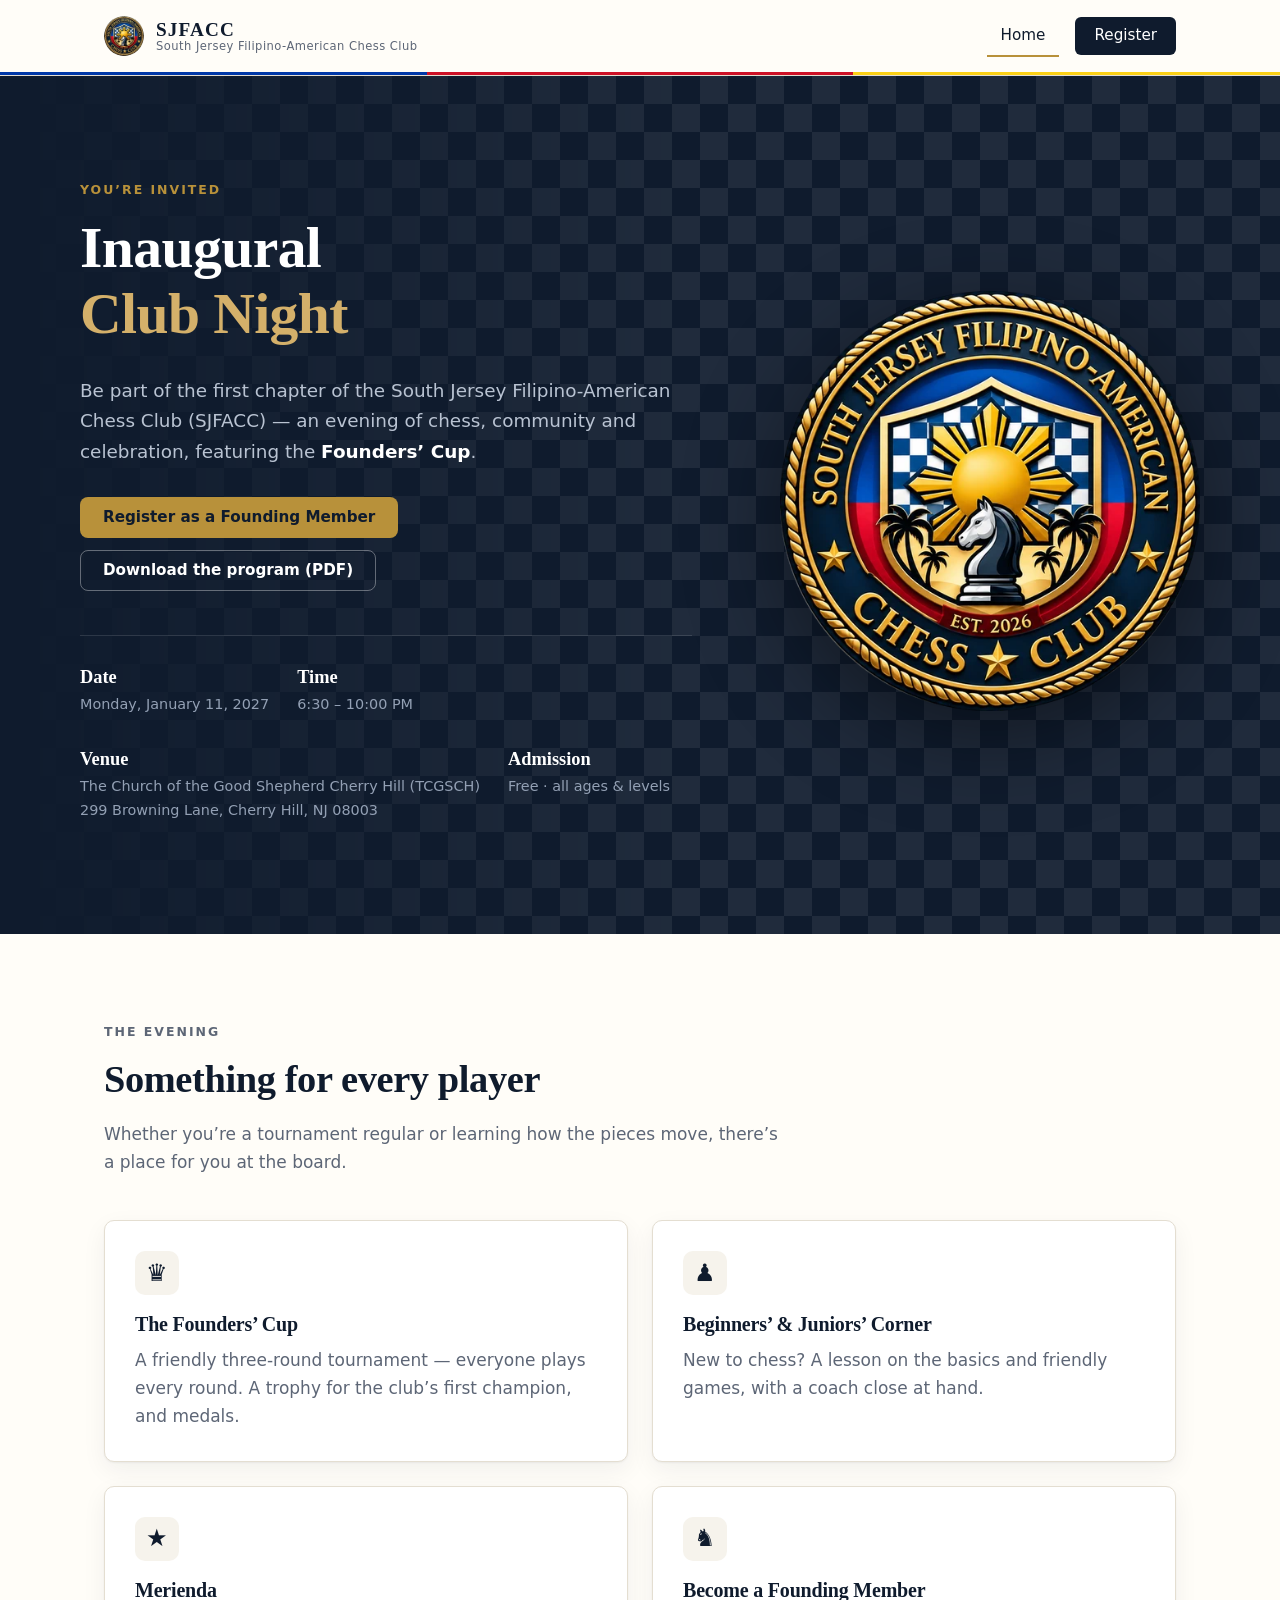
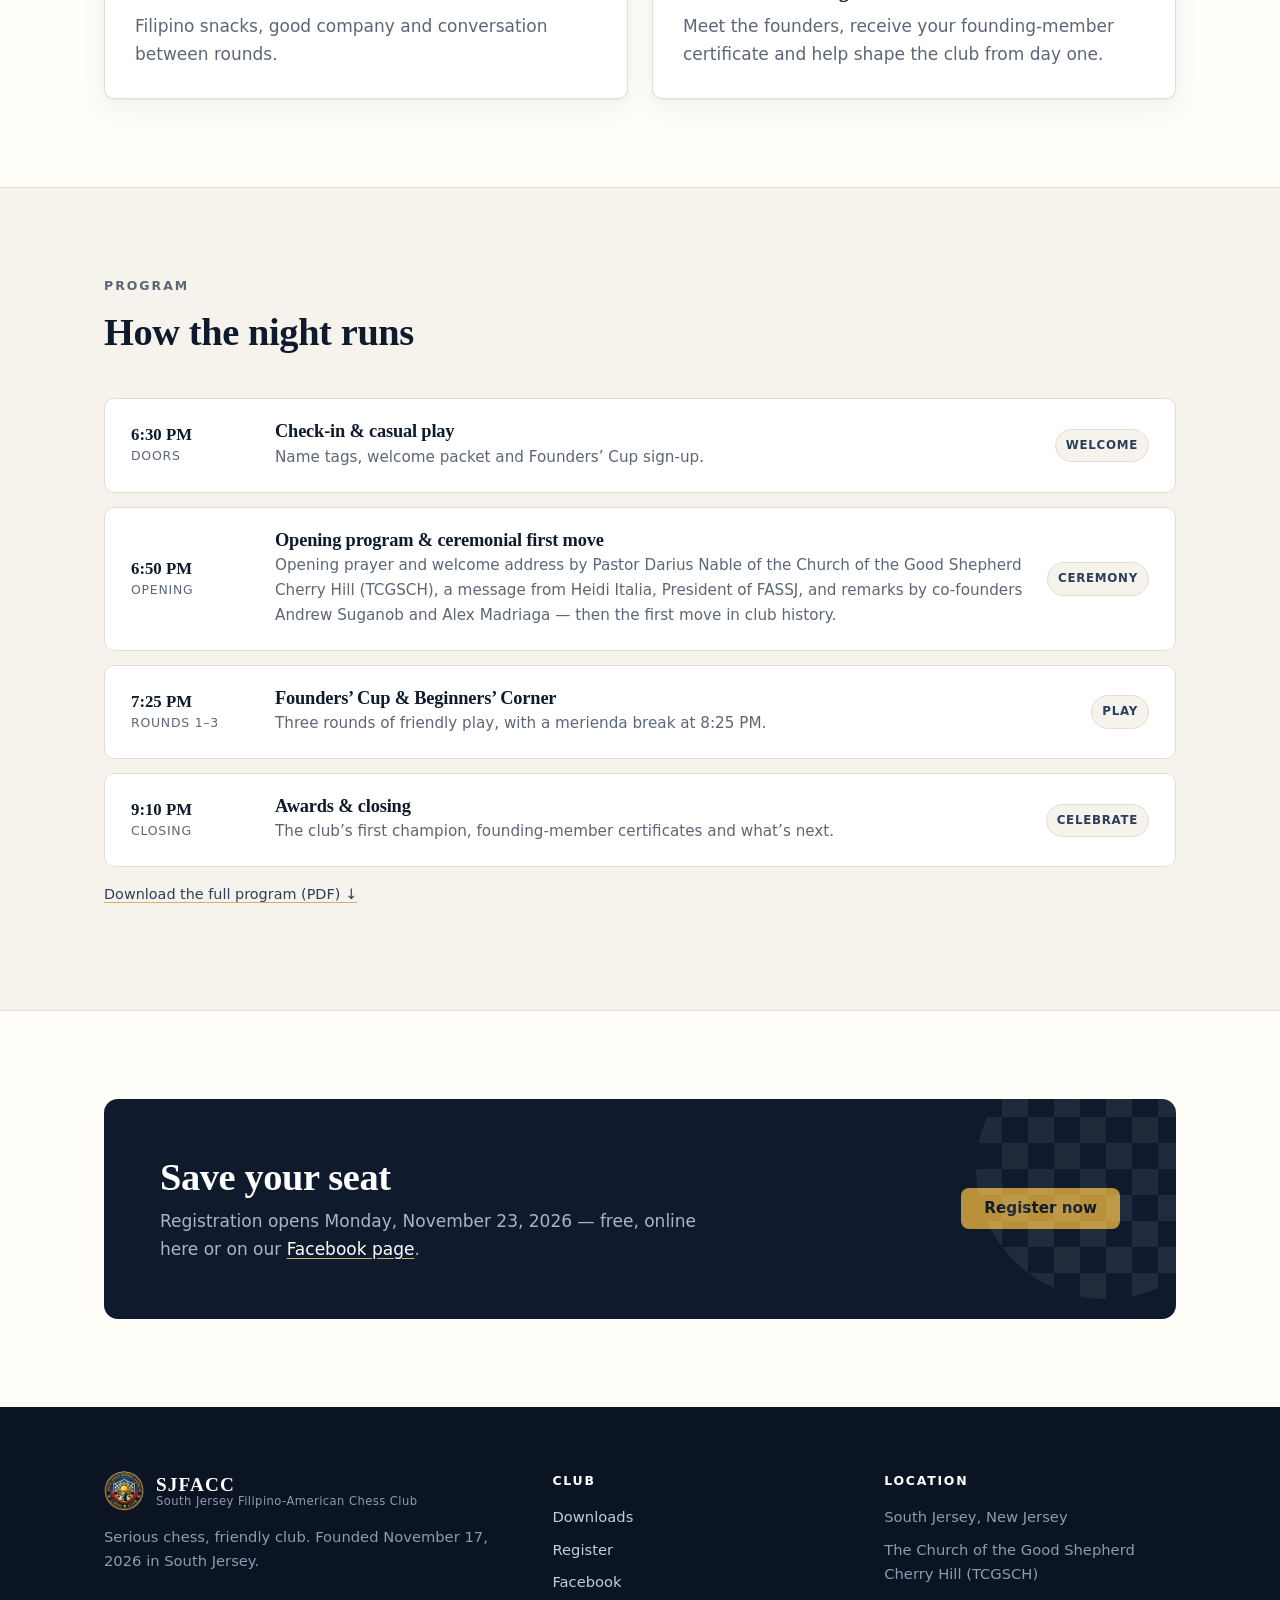
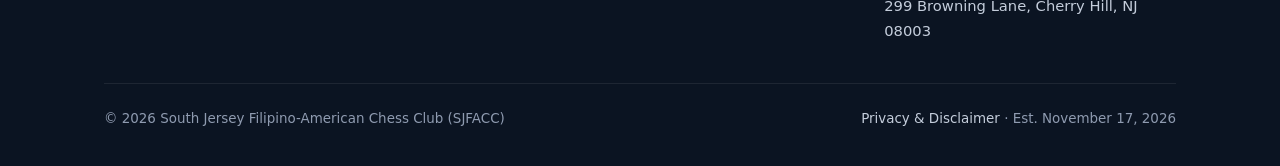
<file: index.html>
<!doctype html>
<html lang="en">
<head>
  <meta charset="utf-8">
  <meta name="viewport" content="width=device-width, initial-scale=1">
  <title>Inaugural Club Night | South Jersey Filipino-American Chess Club (SJFACC)</title>
  <meta name="description" content="You're invited to the Inaugural Club Night of the South Jersey Filipino-American Chess Club (SJFACC), featuring the Founders' Cup. All ages, all levels, free admission.">
  <link rel="canonical" href="https://sjfacc.org/">
  <meta property="og:type" content="website">
  <meta property="og:title" content="Inaugural Club Night | SJFACC">
  <meta property="og:description" content="You're invited: an evening of chess, community and celebration, featuring the Founders' Cup.">
  <meta property="og:url" content="https://sjfacc.org/">
  <meta name="theme-color" content="#0f1b2d">
  <link rel="icon" type="image/png" sizes="32x32" href="/assets/favicon-32.png">
  <link rel="apple-touch-icon" href="/assets/apple-touch-icon.png">
  <meta property="og:image" content="https://sjfacc.org/assets/og-image.jpg">
  <meta property="og:image:width" content="1200">
  <meta property="og:image:height" content="630">
  <meta name="twitter:card" content="summary_large_image">
  <link rel="stylesheet" href="/styles.css">
</head>
<body>
  <a class="skip" href="#main">Skip to content</a>

  <header class="site-header">
    <div class="container nav">
      <a class="brand" href="/" aria-label="SJFACC home">
        <img class="brand-mark" src="/assets/logo-96.webp" width="40" height="40" alt="">
        <span class="brand-text"><span class="brand-name">SJFACC</span><span class="brand-sub">South Jersey Filipino-American Chess Club</span></span>
      </a>
      <button class="menu-toggle" aria-expanded="false" aria-controls="nav-links" aria-label="Open menu"><svg width="20" height="20" viewBox="0 0 20 20" aria-hidden="true"><path d="M3 6h14M3 10h14M3 14h14" stroke="currentColor" stroke-width="1.8" stroke-linecap="round"/></svg></button>
      <ul class="nav-links" id="nav-links">
        <li><a href="/" aria-current="page">Home</a></li>
        <li><a class="btn btn-primary" href="/register.html">Register</a></li>
      </ul>
    </div>
    <div class="tricolor" aria-hidden="true"></div>
  </header>

  <main id="main">
    <section class="hero">
      <div class="container hero-inner">
        <div>
          <p class="eyebrow">You&rsquo;re invited</p>
          <h1>Inaugural<br><em>Club Night</em></h1>
          <p class="lead">Be part of the first chapter of the South Jersey Filipino-American Chess Club (SJFACC) &mdash; an evening of chess, community and celebration, featuring the <strong style="color:#fff">Founders&rsquo; Cup</strong>.</p>
          <div class="hero-actions">
            <a class="btn btn-gold" href="/register.html">Register as a Founding Member</a>
            <a class="btn btn-ghost" href="/downloads/sjfacc-inaugural-club-night-program.pdf" download>Download the program (PDF)</a>
          </div>
          <div class="hero-meta">
            <div><strong>Date</strong><span>Monday, January 11, 2027</span></div>
            <div><strong>Time</strong><span>6:30 &ndash; 10:00 PM</span></div>
            <div><strong>Venue</strong><span>The Church of the Good Shepherd Cherry Hill (TCGSCH)<br>299 Browning Lane, Cherry Hill, NJ 08003</span></div>
            <div><strong>Admission</strong><span>Free &middot; all ages &amp; levels</span></div>
          </div>
        </div>
        <div class="hero-crest">
          <img src="/assets/logo-512.webp" width="420" height="420" alt="Crest of the South Jersey Filipino-American Chess Club: the Philippine sun over a checkered shield with a chess knight, est. 2026">
        </div>
      </div>
    </section>

    <section class="section">
      <div class="container">
        <div class="section-head">
          <p class="eyebrow">The evening</p>
          <h2>Something for every player</h2>
          <p>Whether you&rsquo;re a tournament regular or learning how the pieces move, there&rsquo;s a place for you at the board.</p>
        </div>
        <div class="grid-2">
          <article class="card"><div class="card-icon" aria-hidden="true">&#9819;</div><h3>The Founders&rsquo; Cup</h3><p>A friendly three-round tournament &mdash; everyone plays every round. A trophy for the club&rsquo;s first champion, and medals.</p></article>
          <article class="card"><div class="card-icon" aria-hidden="true">&#9823;</div><h3>Beginners&rsquo; &amp; Juniors&rsquo; Corner</h3><p>New to chess? A lesson on the basics and friendly games, with a coach close at hand.</p></article>
          <article class="card"><div class="card-icon" aria-hidden="true">&#9733;</div><h3>Merienda</h3><p>Filipino snacks, good company and conversation between rounds.</p></article>
          <article class="card"><div class="card-icon" aria-hidden="true">&#9822;</div><h3>Become a Founding Member</h3><p>Meet the founders, receive your founding-member certificate and help shape the club from day one.</p></article>
        </div>
      </div>
    </section>

    <section class="section section--ivory">
      <div class="container">
        <div class="section-head">
          <p class="eyebrow">Program</p>
          <h2>How the night runs</h2>
        </div>
        <div class="events">
          <div class="event"><div class="event-date"><b>6:30 PM</b><small>Doors</small></div><div><h3>Check-in &amp; casual play</h3><p>Name tags, welcome packet and Founders&rsquo; Cup sign-up.</p></div><span class="badge">Welcome</span></div>
          <div class="event"><div class="event-date"><b>6:50 PM</b><small>Opening</small></div><div><h3>Opening program &amp; ceremonial first move</h3><p>Opening prayer and welcome address by Pastor Darius Nable of the Church of the Good Shepherd Cherry Hill (TCGSCH), a message from Heidi Italia, President of FASSJ, and remarks by co-founders Andrew Suganob and Alex Madriaga &mdash; then the first move in club history.</p></div><span class="badge">Ceremony</span></div>
          <div class="event"><div class="event-date"><b>7:25 PM</b><small>Rounds 1&ndash;3</small></div><div><h3>Founders&rsquo; Cup &amp; Beginners&rsquo; Corner</h3><p>Three rounds of friendly play, with a merienda break at 8:25 PM.</p></div><span class="badge">Play</span></div>
          <div class="event"><div class="event-date"><b>9:10 PM</b><small>Closing</small></div><div><h3>Awards &amp; closing</h3><p>The club&rsquo;s first champion, founding-member certificates and what&rsquo;s next.</p></div><span class="badge">Celebrate</span></div>
        </div>
        <p class="note"><a href="/downloads/sjfacc-inaugural-club-night-program.pdf" download>Download the full program (PDF) &darr;</a></p>
      </div>
    </section>

    <section class="section">
      <div class="container">
        <div class="cta">
          <div>
            <h2>Save your seat</h2>
            <p>Registration opens Monday, November 23, 2026 &mdash; free, online here or on our <a href="https://www.facebook.com/profile.php?id=61596920540950" rel="noopener" style="color:#fff">Facebook page</a>.</p>
          </div>
          <a class="btn btn-gold" href="/register.html">Register now</a>
        </div>
      </div>
    </section>
  </main>

  <footer class="site-footer">
    <div class="container">
      <div class="footer-grid">
        <div>
          <a class="brand" href="/" aria-label="SJFACC home">
            <img class="brand-mark" src="/assets/logo-96.webp" width="40" height="40" alt="">
            <span class="brand-text"><span class="brand-name">SJFACC</span><span class="brand-sub">South Jersey Filipino-American Chess Club</span></span>
          </a>
          <p>Serious chess, friendly club. Founded November 17, 2026 in South Jersey.</p>
        </div>
        <div>
          <h4>Club</h4>
          <ul><li><a href="/downloads.html">Downloads</a></li><li><a href="/register.html">Register</a></li><li><a href="https://www.facebook.com/profile.php?id=61596920540950" rel="noopener">Facebook</a></li></ul>
        </div>
        <div>
          <h4>Location</h4>
          <ul><li>South Jersey, New Jersey</li><li>The Church of the Good Shepherd Cherry Hill (TCGSCH)</li><li><a href="https://www.google.com/maps/search/?api=1&amp;query=299+Browning+Lane%2C+Cherry+Hill%2C+NJ+08003" rel="noopener">299 Browning Lane, Cherry Hill, NJ 08003</a></li></ul>
        </div>
      </div>
      <div class="footer-bottom">
        <span>&copy; <span data-year>2026</span> South Jersey Filipino-American Chess Club (SJFACC)</span>
        <span><a href="/privacy.html">Privacy &amp; Disclaimer</a> · Est. November 17, 2026</span>
      </div>
    </div>
  </footer>
  <script src="/script.js"></script>
</body>
</html>
</file>
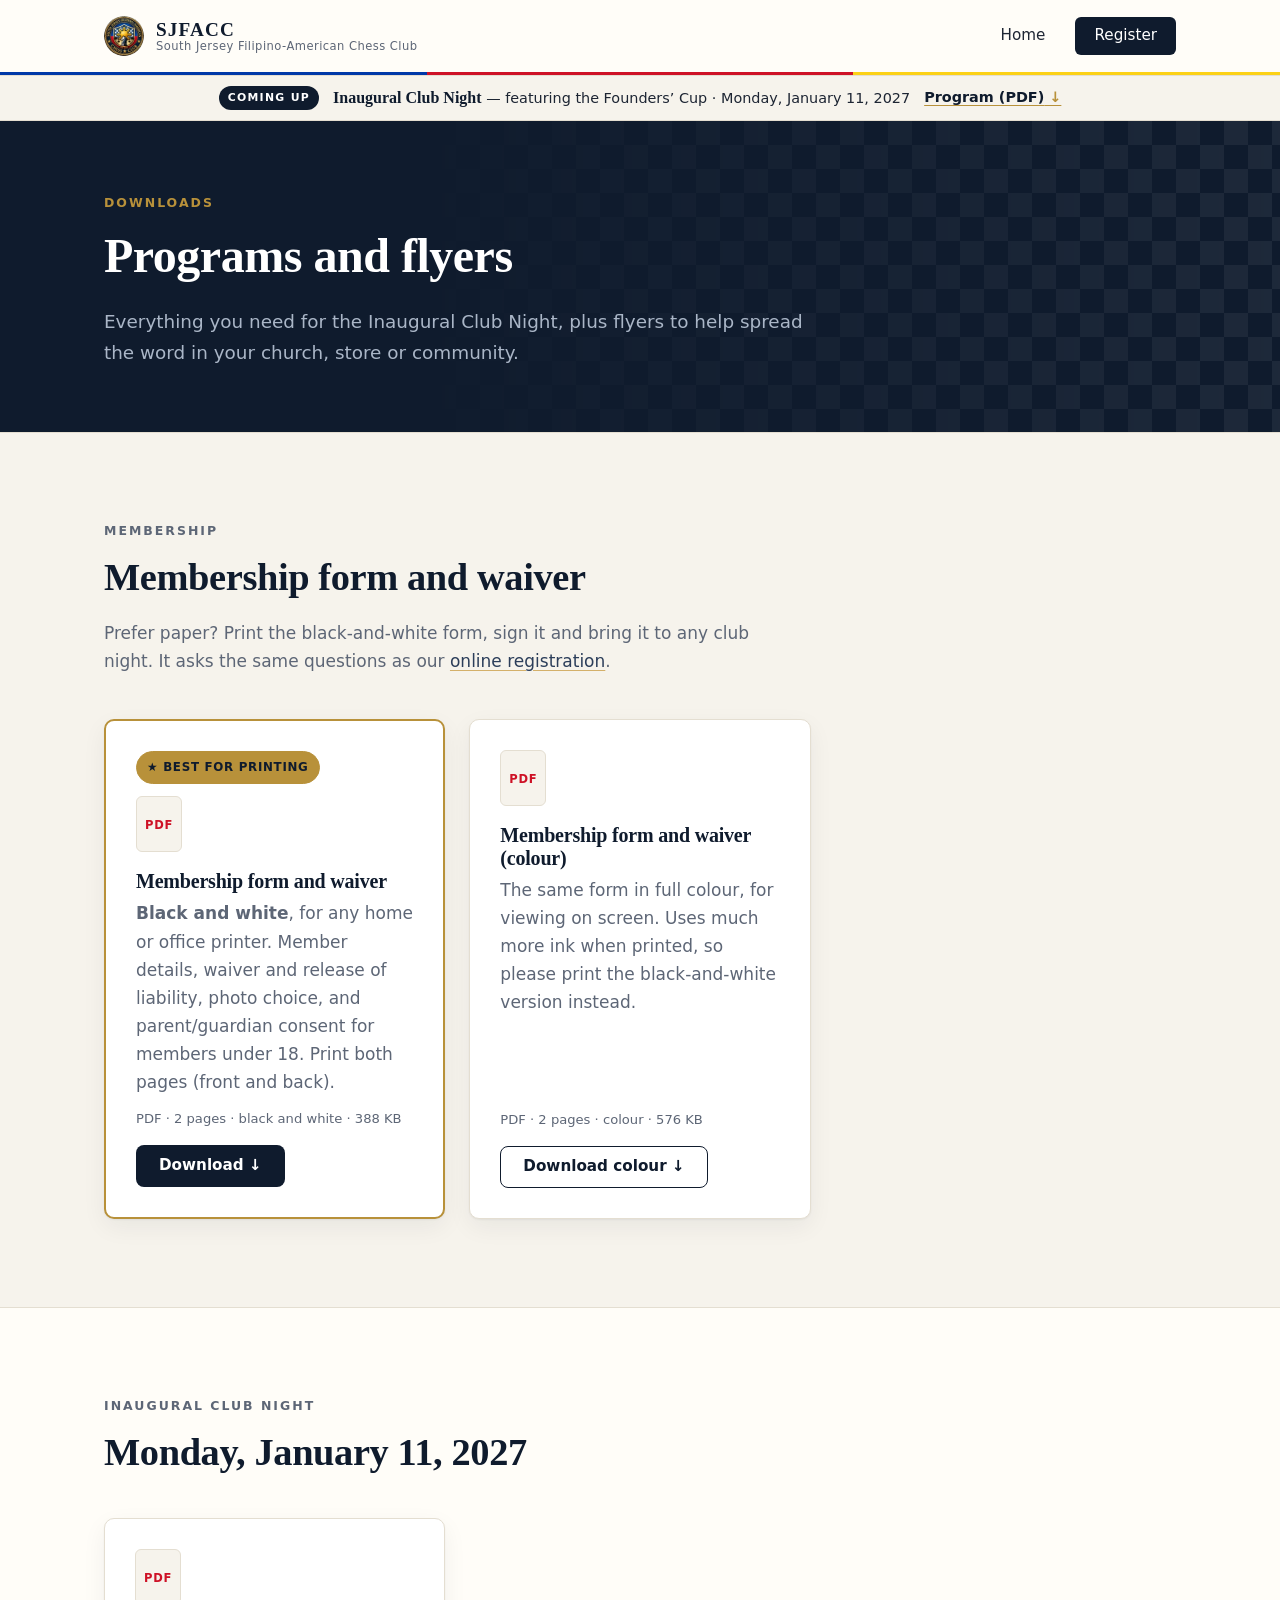
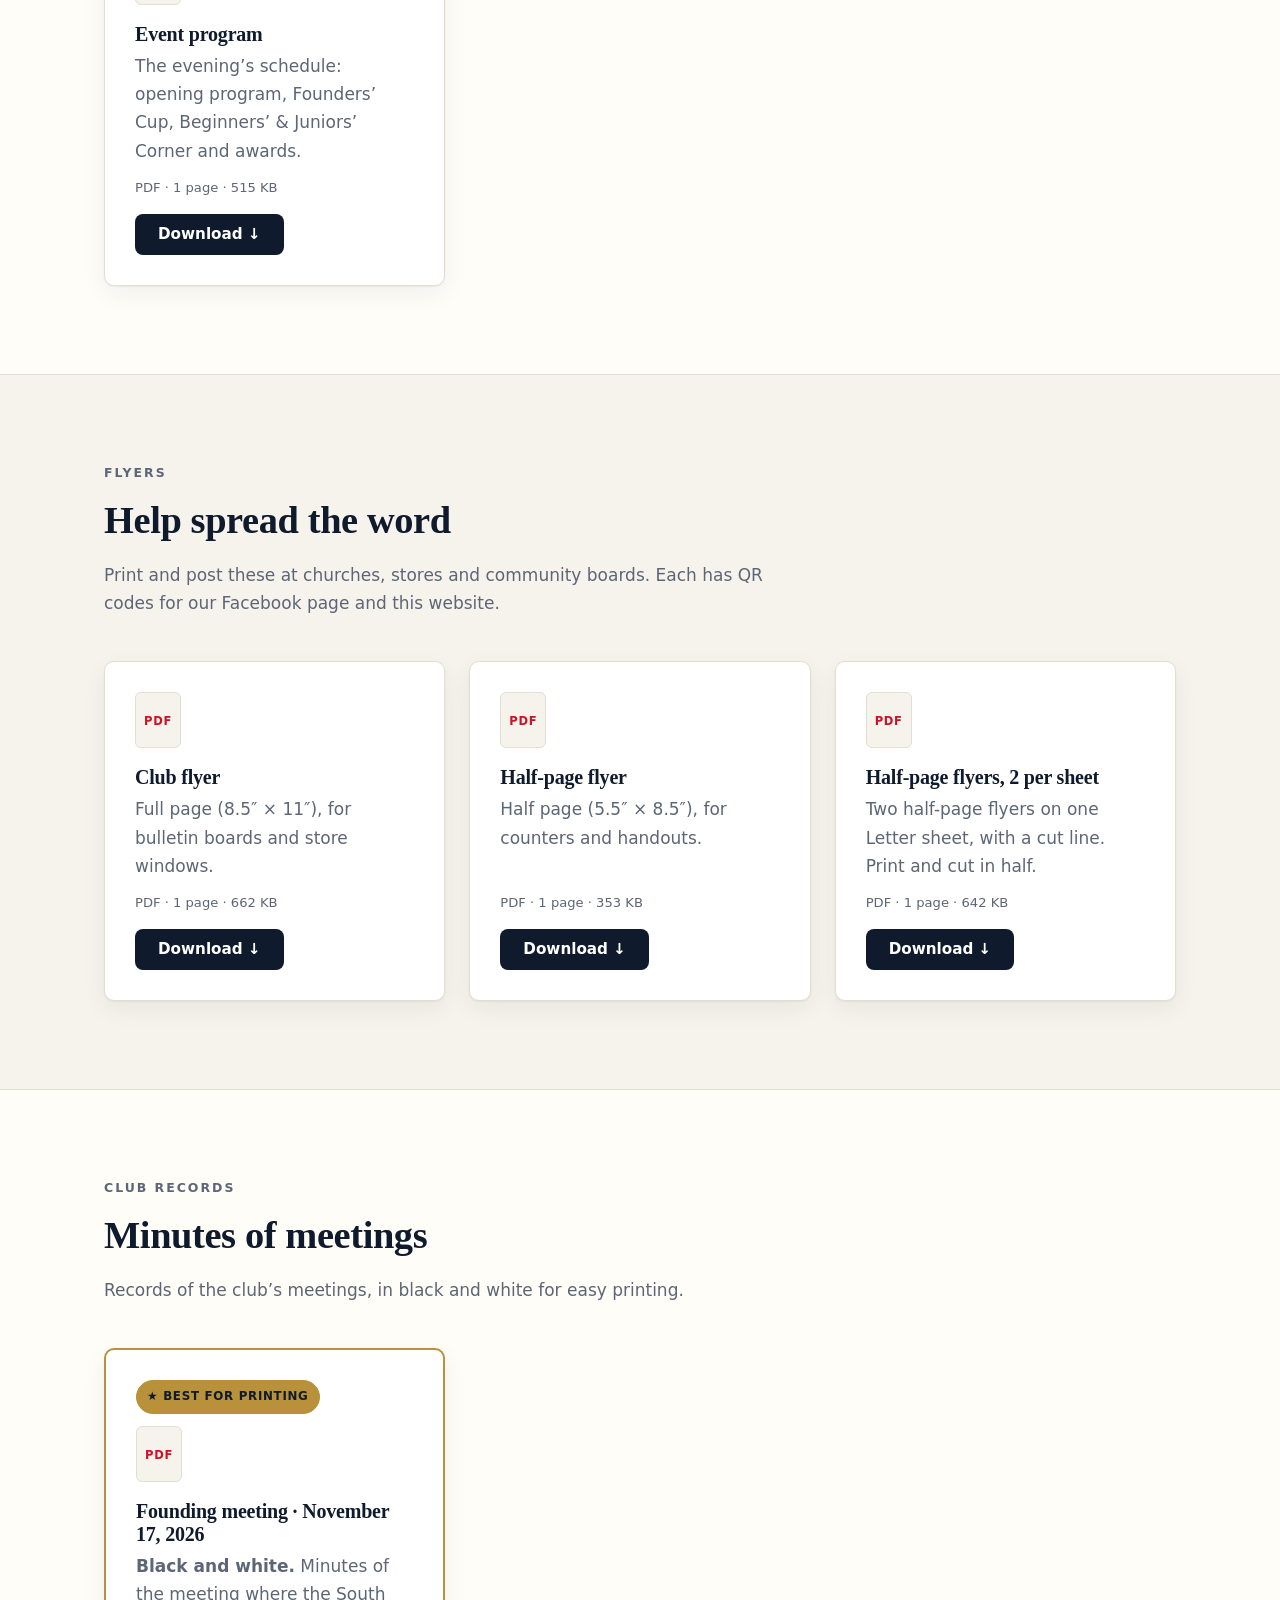
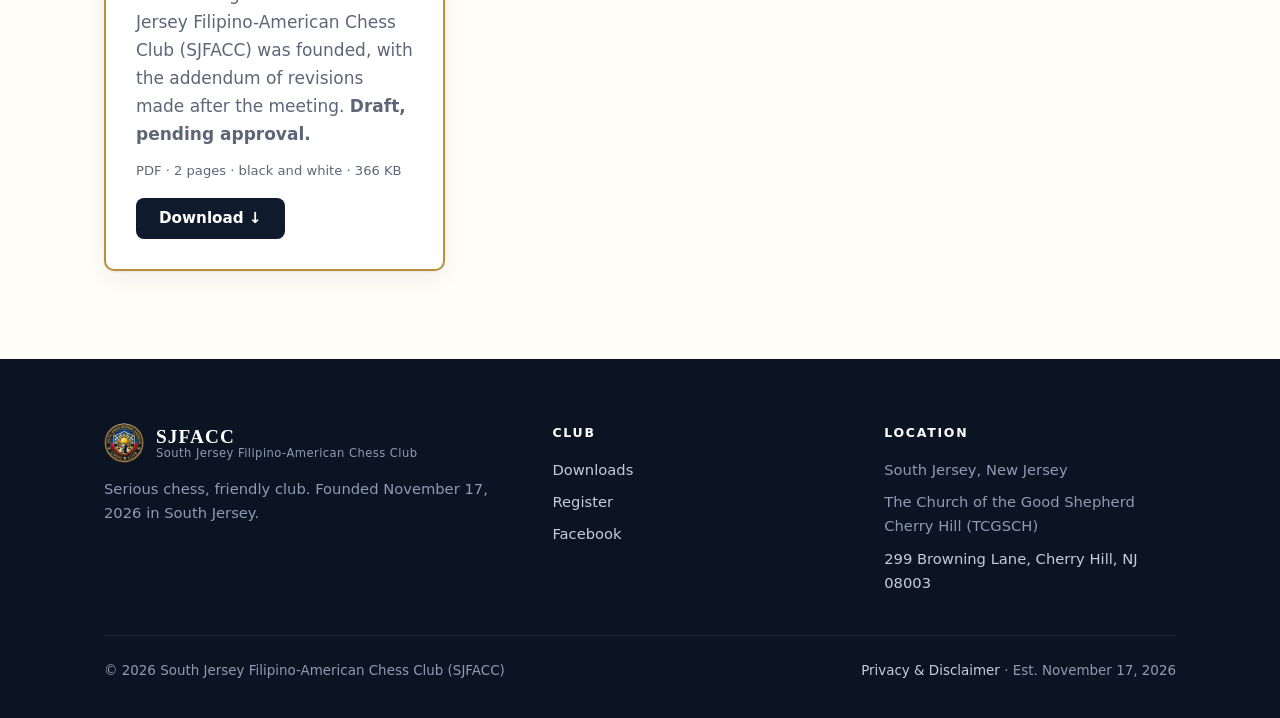
<file: downloads.html>
<!doctype html>
<html lang="en">
<head>
  <meta charset="utf-8">
  <meta name="viewport" content="width=device-width, initial-scale=1">
  <title>Downloads | South Jersey Filipino-American Chess Club (SJFACC)</title>
  <meta name="description" content="Download the Inaugural Club Night program and SJFACC flyers.">
  <link rel="canonical" href="https://sjfacc.org/downloads.html">
  <meta property="og:type" content="website">
  <meta property="og:title" content="Downloads | SJFACC">
  <meta property="og:description" content="Download the Inaugural Club Night program and SJFACC flyers.">
  <meta property="og:url" content="https://sjfacc.org/downloads.html">
  <meta name="theme-color" content="#0f1b2d">
  <link rel="icon" type="image/png" sizes="32x32" href="/assets/favicon-32.png">
  <link rel="apple-touch-icon" href="/assets/apple-touch-icon.png">
  <meta property="og:image" content="https://sjfacc.org/assets/og-image.jpg">
  <meta property="og:image:width" content="1200">
  <meta property="og:image:height" content="630">
  <meta name="twitter:card" content="summary_large_image">
  <link rel="stylesheet" href="/styles.css">
</head>
<body>
  <a class="skip" href="#main">Skip to content</a>

  <header class="site-header">
    <div class="container nav">
      <a class="brand" href="/" aria-label="SJFACC home">
        <img class="brand-mark" src="/assets/logo-96.webp" width="40" height="40" alt="">
        <span class="brand-text"><span class="brand-name">SJFACC</span><span class="brand-sub">South Jersey Filipino-American Chess Club</span></span>
      </a>
      <button class="menu-toggle" aria-expanded="false" aria-controls="nav-links" aria-label="Open menu"><svg width="20" height="20" viewBox="0 0 20 20" aria-hidden="true"><path d="M3 6h14M3 10h14M3 14h14" stroke="currentColor" stroke-width="1.8" stroke-linecap="round"/></svg></button>
      <ul class="nav-links" id="nav-links">
        <li><a href="/">Home</a></li>
        <li><a class="btn btn-primary" href="/register.html">Register</a></li>
      </ul>
    </div>
    <div class="tricolor" aria-hidden="true"></div>
  </header>
  <div class="announce">
    <div class="container announce-inner">
      <span class="announce-tag">Coming up</span>
      <span class="announce-text"><a href="/"><b>Inaugural Club Night</b></a> <span class="announce-extra">&mdash; featuring the Founders&rsquo; Cup</span> &middot; Monday, January 11, 2027</span>
      <a class="announce-link" href="/downloads/sjfacc-inaugural-club-night-program.pdf" download>Program (PDF)</a>
    </div>
  </div>

  <main id="main">
    <section class="page-hero">
      <div class="container">
        <p class="eyebrow">Downloads</p>
        <h1>Programs and flyers</h1>
        <p class="lead">Everything you need for the Inaugural Club Night, plus flyers to help spread the word in your church, store or community.</p>
      </div>
    </section>

    <section class="section section--ivory">
      <div class="container">
        <div class="section-head">
          <p class="eyebrow">Membership</p>
          <h2>Membership form and waiver</h2>
          <p>Prefer paper? Print the black-and-white form, sign it and bring it to any club night. It asks the same questions as our <a href="/register.html">online registration</a>.</p>
        </div>
        <div class="docs">
          <article class="card doc-card doc-card--rec">
            <span class="badge badge--rec">&#9733; Best for printing</span>
            <div class="doc-icon" aria-hidden="true">PDF</div>
            <h3>Membership form and waiver</h3>
            <p><b>Black and white</b>, for any home or office printer. Member details, waiver and release of liability, photo choice, and parent/guardian consent for members under 18. Print both pages (front and back).</p>
            <p class="doc-meta">PDF &middot; 2 pages &middot; black and white &middot; 388 KB</p>
            <a class="btn btn-primary" href="/downloads/sjfacc-membership-form-and-waiver-black-and-white.pdf" download>Download &darr;</a>
          </article>
          <article class="card doc-card">
            <div class="doc-icon" aria-hidden="true">PDF</div>
            <h3>Membership form and waiver (colour)</h3>
            <p>The same form in full colour, for viewing on screen. Uses much more ink when printed, so please print the black-and-white version instead.</p>
            <p class="doc-meta">PDF &middot; 2 pages &middot; colour &middot; 576 KB</p>
            <a class="btn btn-outline" href="/downloads/sjfacc-membership-form-and-waiver.pdf" download>Download colour &darr;</a>
          </article>
        </div>
      </div>
    </section>

    <section class="section">
      <div class="container">
        <div class="section-head">
          <p class="eyebrow">Inaugural Club Night</p>
          <h2>Monday, January 11, 2027</h2>
        </div>
        <div class="docs">
          <article class="card doc-card">
            <div class="doc-icon" aria-hidden="true">PDF</div>
            <h3>Event program</h3>
            <p>The evening&rsquo;s schedule: opening program, Founders&rsquo; Cup, Beginners&rsquo; &amp; Juniors&rsquo; Corner and awards.</p>
            <p class="doc-meta">PDF &middot; 1 page &middot; 515 KB</p>
            <a class="btn btn-primary" href="/downloads/sjfacc-inaugural-club-night-program.pdf" download>Download &darr;</a>
          </article>
        </div>
      </div>
    </section>

    <section class="section section--ivory">
      <div class="container">
        <div class="section-head">
          <p class="eyebrow">Flyers</p>
          <h2>Help spread the word</h2>
          <p>Print and post these at churches, stores and community boards. Each has QR codes for our Facebook page and this website.</p>
        </div>
        <div class="docs">
          <article class="card doc-card">
            <div class="doc-icon" aria-hidden="true">PDF</div>
            <h3>Club flyer</h3>
            <p>Full page (8.5&Prime; &times; 11&Prime;), for bulletin boards and store windows.</p>
            <p class="doc-meta">PDF &middot; 1 page &middot; 662 KB</p>
            <a class="btn btn-primary" href="/downloads/sjfacc-club-flyer.pdf" download>Download &darr;</a>
          </article>
          <article class="card doc-card">
            <div class="doc-icon" aria-hidden="true">PDF</div>
            <h3>Half-page flyer</h3>
            <p>Half page (5.5&Prime; &times; 8.5&Prime;), for counters and handouts.</p>
            <p class="doc-meta">PDF &middot; 1 page &middot; 353 KB</p>
            <a class="btn btn-primary" href="/downloads/sjfacc-club-flyer-half-page.pdf" download>Download &darr;</a>
          </article>
          <article class="card doc-card">
            <div class="doc-icon" aria-hidden="true">PDF</div>
            <h3>Half-page flyers, 2 per sheet</h3>
            <p>Two half-page flyers on one Letter sheet, with a cut line. Print and cut in half.</p>
            <p class="doc-meta">PDF &middot; 1 page &middot; 642 KB</p>
            <a class="btn btn-primary" href="/downloads/sjfacc-club-flyer-half-page-2-per-sheet.pdf" download>Download &darr;</a>
          </article>
        </div>
      </div>
    </section>
    <section class="section">
      <div class="container">
        <div class="section-head">
          <p class="eyebrow">Club records</p>
          <h2>Minutes of meetings</h2>
          <p>Records of the club&rsquo;s meetings, in black and white for easy printing.</p>
        </div>
        <div class="docs">
          <article class="card doc-card doc-card--rec">
            <span class="badge badge--rec">&#9733; Best for printing</span>
            <div class="doc-icon" aria-hidden="true">PDF</div>
            <h3>Founding meeting &middot; November 17, 2026</h3>
            <p><b>Black and white.</b> Minutes of the meeting where the South Jersey Filipino-American Chess Club (SJFACC) was founded, with the addendum of revisions made after the meeting. <b>Draft, pending approval.</b></p>
            <p class="doc-meta">PDF &middot; 2 pages &middot; black and white &middot; 366 KB</p>
            <a class="btn btn-primary" href="/downloads/sjfacc-founding-meeting-minutes-2026-11-17.pdf" download>Download &darr;</a>
          </article>
        </div>
      </div>
    </section>
  </main>

  <footer class="site-footer">
    <div class="container">
      <div class="footer-grid">
        <div>
          <a class="brand" href="/" aria-label="SJFACC home">
            <img class="brand-mark" src="/assets/logo-96.webp" width="40" height="40" alt="">
            <span class="brand-text"><span class="brand-name">SJFACC</span><span class="brand-sub">South Jersey Filipino-American Chess Club</span></span>
          </a>
          <p>Serious chess, friendly club. Founded November 17, 2026 in South Jersey.</p>
        </div>
        <div>
          <h4>Club</h4>
          <ul><li><a href="/downloads.html">Downloads</a></li><li><a href="/register.html">Register</a></li><li><a href="https://www.facebook.com/profile.php?id=61596920540950" rel="noopener">Facebook</a></li></ul>
        </div>
        <div>
          <h4>Location</h4>
          <ul><li>South Jersey, New Jersey</li><li>The Church of the Good Shepherd Cherry Hill (TCGSCH)</li><li><a href="https://www.google.com/maps/search/?api=1&amp;query=299+Browning+Lane%2C+Cherry+Hill%2C+NJ+08003" rel="noopener">299 Browning Lane, Cherry Hill, NJ 08003</a></li></ul>
        </div>
      </div>
      <div class="footer-bottom">
        <span>&copy; <span data-year>2026</span> South Jersey Filipino-American Chess Club (SJFACC)</span>
        <span><a href="/privacy.html">Privacy &amp; Disclaimer</a> · Est. November 17, 2026</span>
      </div>
    </div>
  </footer>
  <script src="/script.js"></script>
</body>
</html>
</file>
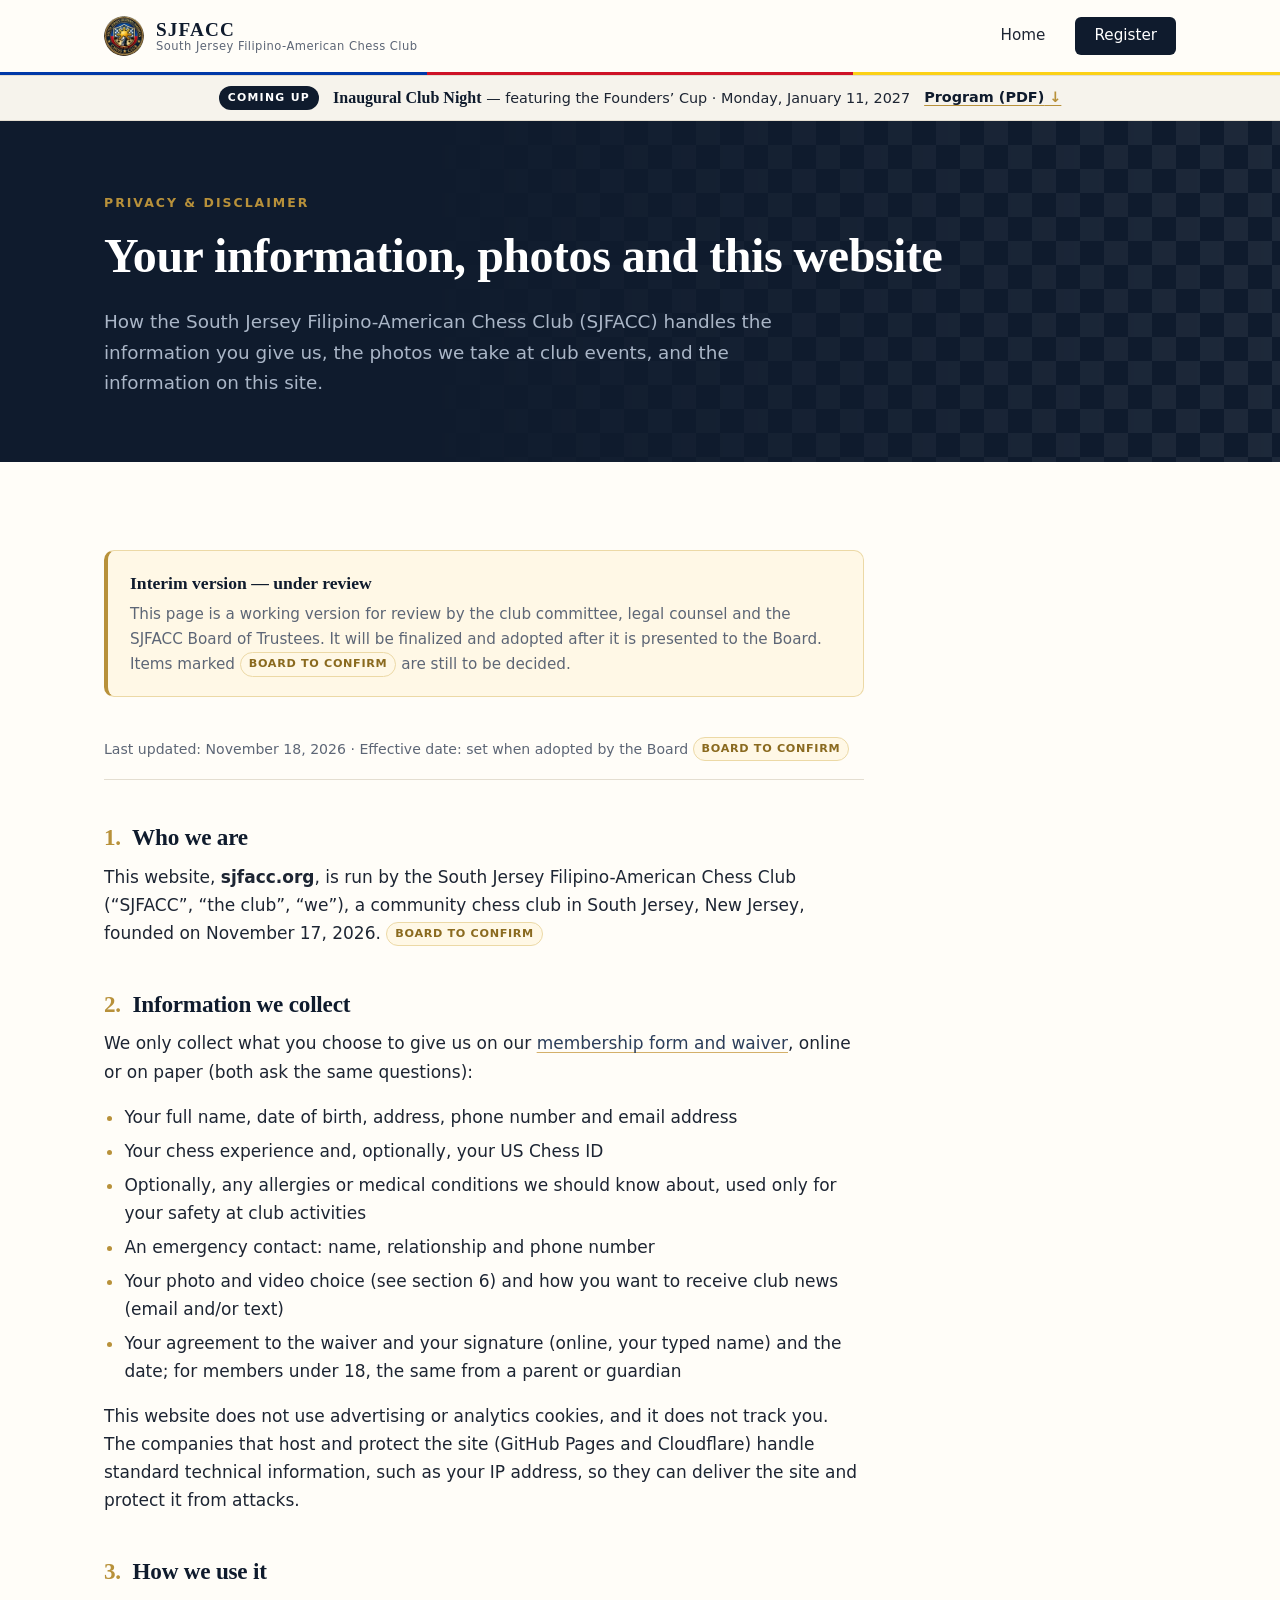
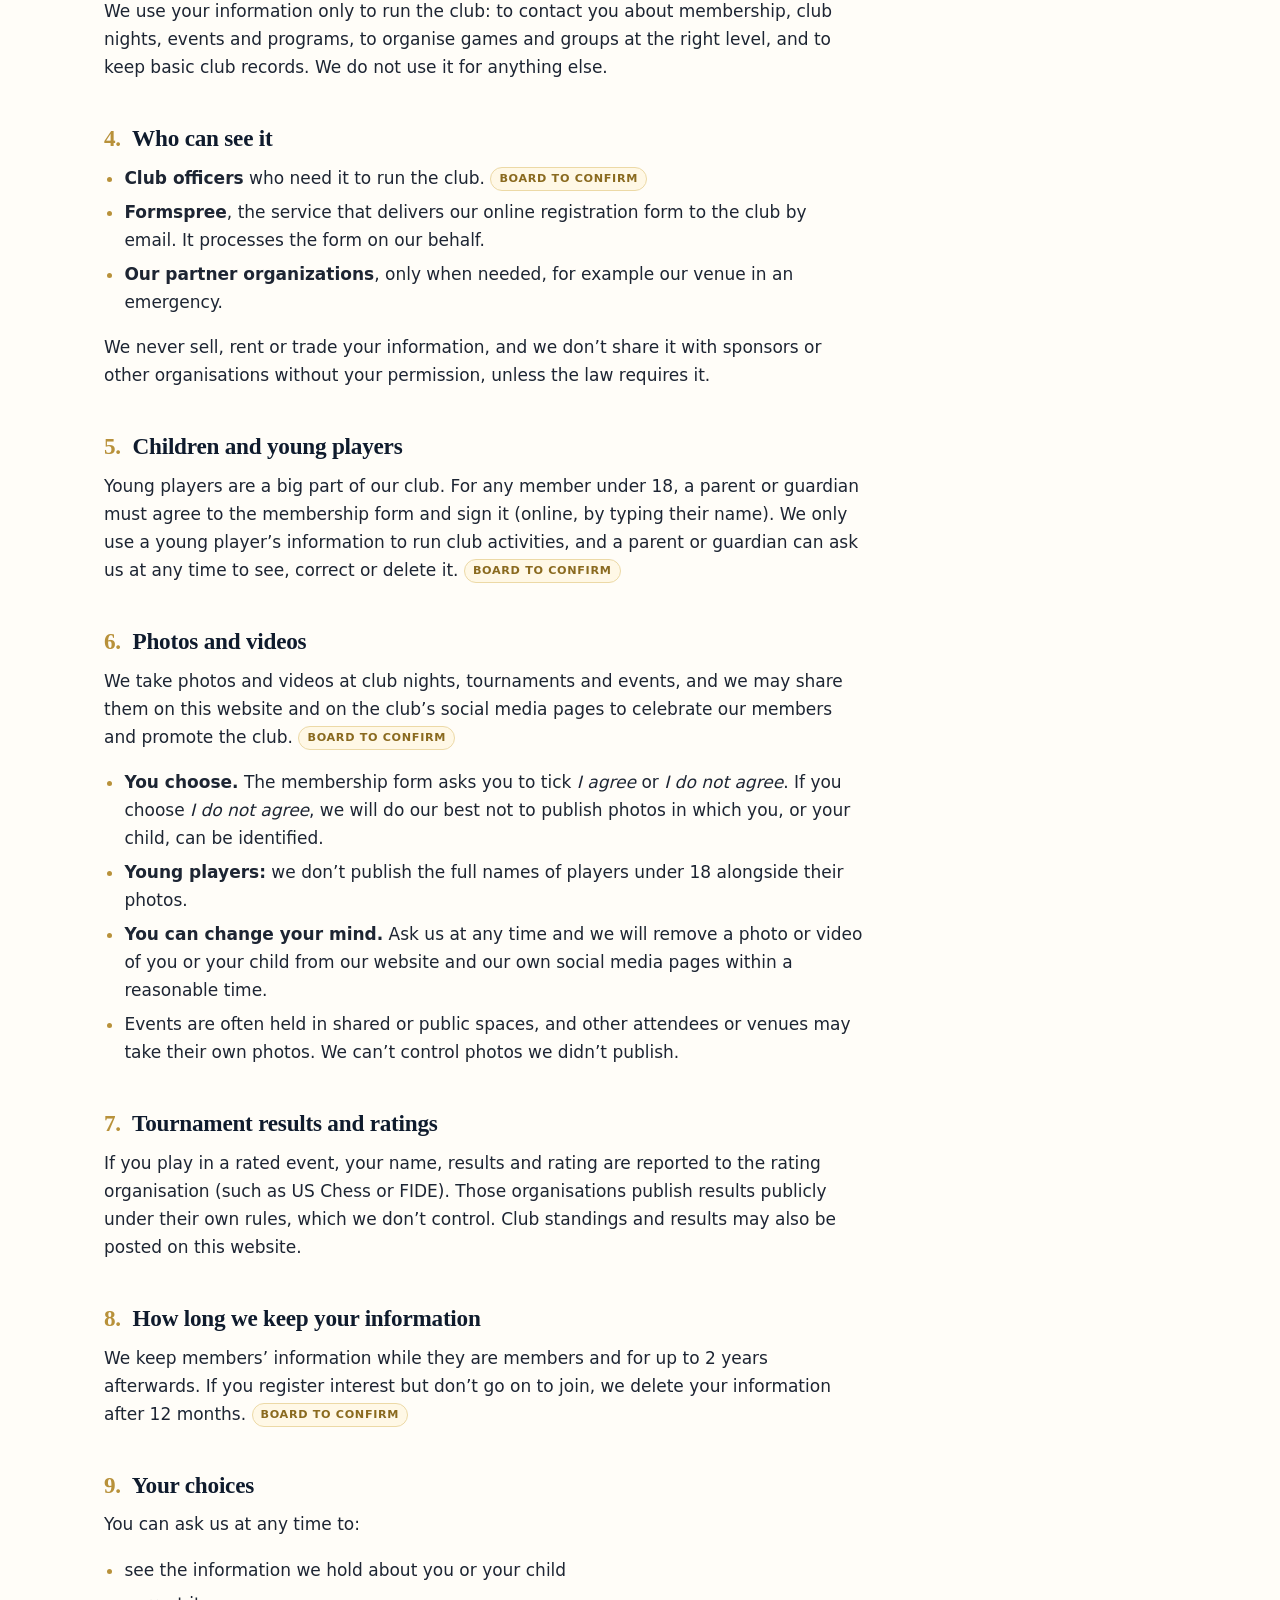
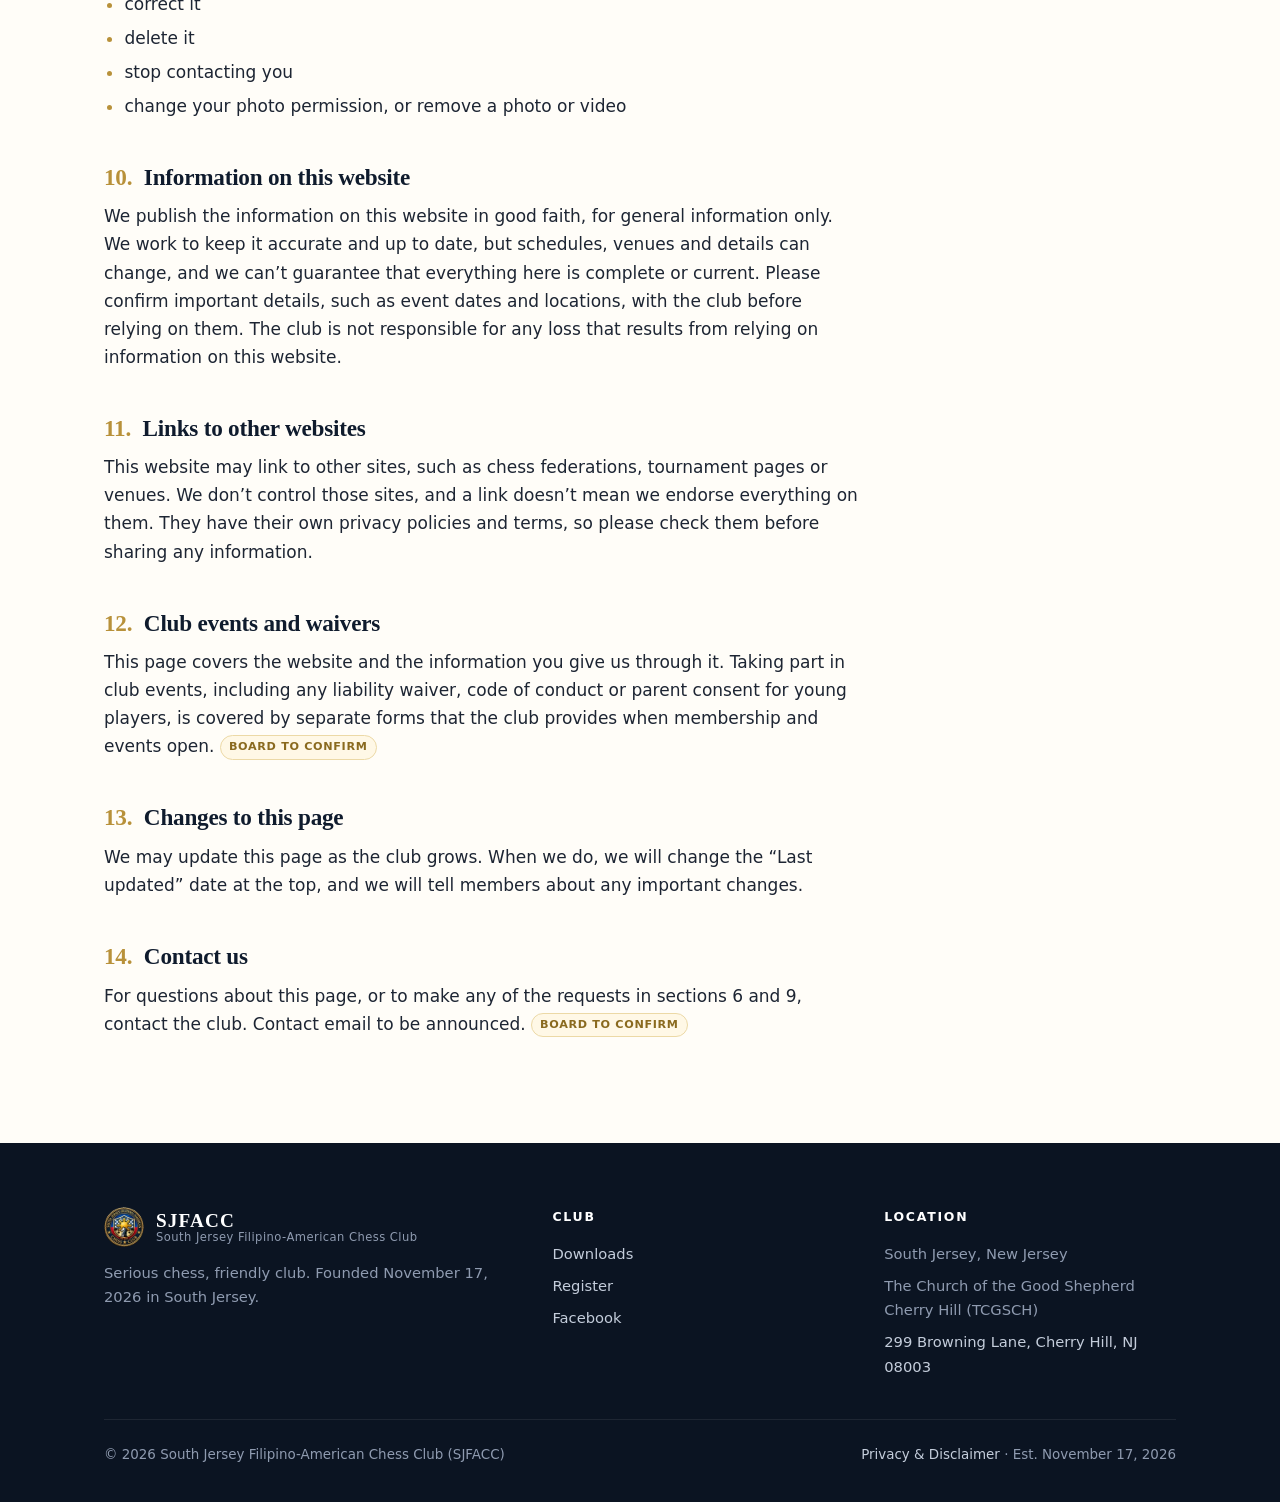
<file: privacy.html>
<!doctype html>
<html lang="en">
<head>
  <meta charset="utf-8">
  <meta name="viewport" content="width=device-width, initial-scale=1">
  <title>Privacy &amp; Disclaimer | South Jersey Filipino-American Chess Club (SJFACC)</title>
  <meta name="description" content="How the South Jersey Filipino-American Chess Club (SJFACC) handles registration information, photos and the information on this website.">
  <link rel="canonical" href="https://sjfacc.org/privacy.html">
  <meta property="og:type" content="website">
  <meta property="og:title" content="Privacy &amp; Disclaimer | South Jersey Filipino-American Chess Club (SJFACC)">
  <meta property="og:description" content="How the South Jersey Filipino-American Chess Club (SJFACC) handles registration information, photos and the information on this website.">
  <meta property="og:url" content="https://sjfacc.org/privacy.html">
  <meta name="robots" content="noindex">
  <meta name="theme-color" content="#0f1b2d">
  <link rel="icon" type="image/png" sizes="32x32" href="/assets/favicon-32.png">
  <link rel="apple-touch-icon" href="/assets/apple-touch-icon.png">
  <meta property="og:image" content="https://sjfacc.org/assets/og-image.jpg">
  <meta property="og:image:width" content="1200">
  <meta property="og:image:height" content="630">
  <meta name="twitter:card" content="summary_large_image">
  <link rel="stylesheet" href="/styles.css">
</head>
<body>
  <a class="skip" href="#main">Skip to content</a>

  <header class="site-header">
    <div class="container nav">
      <a class="brand" href="/" aria-label="SJFACC home">
        <img class="brand-mark" src="/assets/logo-96.webp" width="40" height="40" alt="">
        <span class="brand-text"><span class="brand-name">SJFACC</span><span class="brand-sub">South Jersey Filipino-American Chess Club</span></span>
      </a>
      <button class="menu-toggle" aria-expanded="false" aria-controls="nav-links" aria-label="Open menu"><svg width="20" height="20" viewBox="0 0 20 20" aria-hidden="true"><path d="M3 6h14M3 10h14M3 14h14" stroke="currentColor" stroke-width="1.8" stroke-linecap="round"/></svg></button>
      <ul class="nav-links" id="nav-links">
        <li><a href="/">Home</a></li>
        <li><a class="btn btn-primary" href="/register.html">Register</a></li>
      </ul>
    </div>
    <div class="tricolor" aria-hidden="true"></div>
  </header>
  <div class="announce">
    <div class="container announce-inner">
      <span class="announce-tag">Coming up</span>
      <span class="announce-text"><a href="/"><b>Inaugural Club Night</b></a> <span class="announce-extra">&mdash; featuring the Founders&rsquo; Cup</span> &middot; Monday, January 11, 2027</span>
      <a class="announce-link" href="/downloads/sjfacc-inaugural-club-night-program.pdf" download>Program (PDF)</a>
    </div>
  </div>

  <main id="main">
    <section class="page-hero">
      <div class="container">
        <p class="eyebrow">Privacy &amp; Disclaimer</p>
        <h1>Your information, photos and this website</h1>
        <p class="lead">How the South Jersey Filipino-American Chess Club (SJFACC) handles the information you give us, the photos we take at club events, and the information on this site.</p>
      </div>
    </section>

    <section class="section">
      <div class="container">
        <div class="draft-banner" role="note">
          <strong>Interim version — under review</strong>
          <p>This page is a working version for review by the club committee, legal counsel and the SJFACC Board of Trustees. It will be finalized and adopted after it is presented to the Board. Items marked <span class="board" title="To be confirmed by the Board of Trustees">Board to confirm</span> are still to be decided.</p>
        </div>

        <article class="prose">
          <p class="updated">Last updated: November 18, 2026 · Effective date: set when adopted by the Board <span class="board" title="To be confirmed by the Board of Trustees">Board to confirm</span></p>

          <h2 id="s1"><span>1.</span> Who we are</h2>
          <p>This website, <strong>sjfacc.org</strong>, is run by the South Jersey Filipino-American Chess Club (“SJFACC”, “the club”, “we”), a community chess club in South Jersey, New Jersey, founded on November 17, 2026. <span class="board" title="To be confirmed by the Board of Trustees">Board to confirm</span></p>

          <h2 id="s2"><span>2.</span> Information we collect</h2>
          <p>We only collect what you choose to give us on our <a href="/register.html">membership form and waiver</a>, online or on paper (both ask the same questions):</p>
          <ul>
            <li>Your full name, date of birth, address, phone number and email address</li>
            <li>Your chess experience and, optionally, your US Chess ID</li>
            <li>Optionally, any allergies or medical conditions we should know about, used only for your safety at club activities</li>
            <li>An emergency contact: name, relationship and phone number</li>
            <li>Your photo and video choice (see section 6) and how you want to receive club news (email and/or text)</li>
            <li>Your agreement to the waiver and your signature (online, your typed name) and the date; for members under 18, the same from a parent or guardian</li>
          </ul>
          <p>This website does not use advertising or analytics cookies, and it does not track you. The companies that host and protect the site (GitHub Pages and Cloudflare) handle standard technical information, such as your IP address, so they can deliver the site and protect it from attacks.</p>

          <h2 id="s3"><span>3.</span> How we use it</h2>
          <p>We use your information only to run the club: to contact you about membership, club nights, events and programs, to organise games and groups at the right level, and to keep basic club records. We do not use it for anything else.</p>

          <h2 id="s4"><span>4.</span> Who can see it</h2>
          <ul>
            <li><strong>Club officers</strong> who need it to run the club. <span class="board" title="To be confirmed by the Board of Trustees">Board to confirm</span></li>
            <li><strong>Formspree</strong>, the service that delivers our online registration form to the club by email. It processes the form on our behalf.</li>
            <li><strong>Our partner organizations</strong>, only when needed, for example our venue in an emergency.</li>
          </ul>
          <p>We never sell, rent or trade your information, and we don’t share it with sponsors or other organisations without your permission, unless the law requires it.</p>

          <h2 id="s5"><span>5.</span> Children and young players</h2>
          <p>Young players are a big part of our club. For any member under 18, a parent or guardian must agree to the membership form and sign it (online, by typing their name). We only use a young player’s information to run club activities, and a parent or guardian can ask us at any time to see, correct or delete it. <span class="board" title="To be confirmed by the Board of Trustees">Board to confirm</span></p>

          <h2 id="s6"><span>6.</span> Photos and videos</h2>
          <p>We take photos and videos at club nights, tournaments and events, and we may share them on this website and on the club’s social media pages to celebrate our members and promote the club. <span class="board" title="To be confirmed by the Board of Trustees">Board to confirm</span></p>
          <ul>
            <li><strong>You choose.</strong> The membership form asks you to tick <em>I agree</em> or <em>I do not agree</em>. If you choose <em>I do not agree</em>, we will do our best not to publish photos in which you, or your child, can be identified.</li>
            <li><strong>Young players:</strong> we don’t publish the full names of players under 18 alongside their photos.</li>
            <li><strong>You can change your mind.</strong> Ask us at any time and we will remove a photo or video of you or your child from our website and our own social media pages within a reasonable time.</li>
            <li>Events are often held in shared or public spaces, and other attendees or venues may take their own photos. We can’t control photos we didn’t publish.</li>
          </ul>

          <h2 id="s7"><span>7.</span> Tournament results and ratings</h2>
          <p>If you play in a rated event, your name, results and rating are reported to the rating organisation (such as US Chess or FIDE). Those organisations publish results publicly under their own rules, which we don’t control. Club standings and results may also be posted on this website.</p>

          <h2 id="s8"><span>8.</span> How long we keep your information</h2>
          <p>We keep members’ information while they are members and for up to 2 years afterwards. If you register interest but don’t go on to join, we delete your information after 12 months. <span class="board" title="To be confirmed by the Board of Trustees">Board to confirm</span></p>

          <h2 id="s9"><span>9.</span> Your choices</h2>
          <p>You can ask us at any time to:</p>
          <ul>
            <li>see the information we hold about you or your child</li>
            <li>correct it</li>
            <li>delete it</li>
            <li>stop contacting you</li>
            <li>change your photo permission, or remove a photo or video</li>
          </ul>

          <h2 id="s10"><span>10.</span> Information on this website</h2>
          <p>We publish the information on this website in good faith, for general information only. We work to keep it accurate and up to date, but schedules, venues and details can change, and we can’t guarantee that everything here is complete or current. Please confirm important details, such as event dates and locations, with the club before relying on them. The club is not responsible for any loss that results from relying on information on this website.</p>

          <h2 id="s11"><span>11.</span> Links to other websites</h2>
          <p>This website may link to other sites, such as chess federations, tournament pages or venues. We don’t control those sites, and a link doesn’t mean we endorse everything on them. They have their own privacy policies and terms, so please check them before sharing any information.</p>

          <h2 id="s12"><span>12.</span> Club events and waivers</h2>
          <p>This page covers the website and the information you give us through it. Taking part in club events, including any liability waiver, code of conduct or parent consent for young players, is covered by separate forms that the club provides when membership and events open. <span class="board" title="To be confirmed by the Board of Trustees">Board to confirm</span></p>

          <h2 id="s13"><span>13.</span> Changes to this page</h2>
          <p>We may update this page as the club grows. When we do, we will change the “Last updated” date at the top, and we will tell members about any important changes.</p>

          <h2 id="s14"><span>14.</span> Contact us</h2>
          <p>For questions about this page, or to make any of the requests in sections 6 and 9, contact the club. Contact email to be announced. <span class="board" title="To be confirmed by the Board of Trustees">Board to confirm</span></p>
        </article>
      </div>
    </section>
  </main>

  <footer class="site-footer">
    <div class="container">
      <div class="footer-grid">
        <div>
          <a class="brand" href="/" aria-label="SJFACC home">
            <img class="brand-mark" src="/assets/logo-96.webp" width="40" height="40" alt="">
            <span class="brand-text"><span class="brand-name">SJFACC</span><span class="brand-sub">South Jersey Filipino-American Chess Club</span></span>
          </a>
          <p>Serious chess, friendly club. Founded November 17, 2026 in South Jersey.</p>
        </div>
        <div>
          <h4>Club</h4>
          <ul><li><a href="/downloads.html">Downloads</a></li><li><a href="/register.html">Register</a></li><li><a href="https://www.facebook.com/profile.php?id=61596920540950" rel="noopener">Facebook</a></li></ul>
        </div>
        <div>
          <h4>Location</h4>
          <ul><li>South Jersey, New Jersey</li><li>The Church of the Good Shepherd Cherry Hill (TCGSCH)</li><li><a href="https://www.google.com/maps/search/?api=1&amp;query=299+Browning+Lane%2C+Cherry+Hill%2C+NJ+08003" rel="noopener">299 Browning Lane, Cherry Hill, NJ 08003</a></li></ul>
        </div>
      </div>
      <div class="footer-bottom">
        <span>&copy; <span data-year>2026</span> South Jersey Filipino-American Chess Club (SJFACC)</span>
        <span><a href="/privacy.html">Privacy &amp; Disclaimer</a> · Est. November 17, 2026</span>
      </div>
    </div>
  </footer>
  <script src="/script.js"></script>
</body>
</html>
</file>
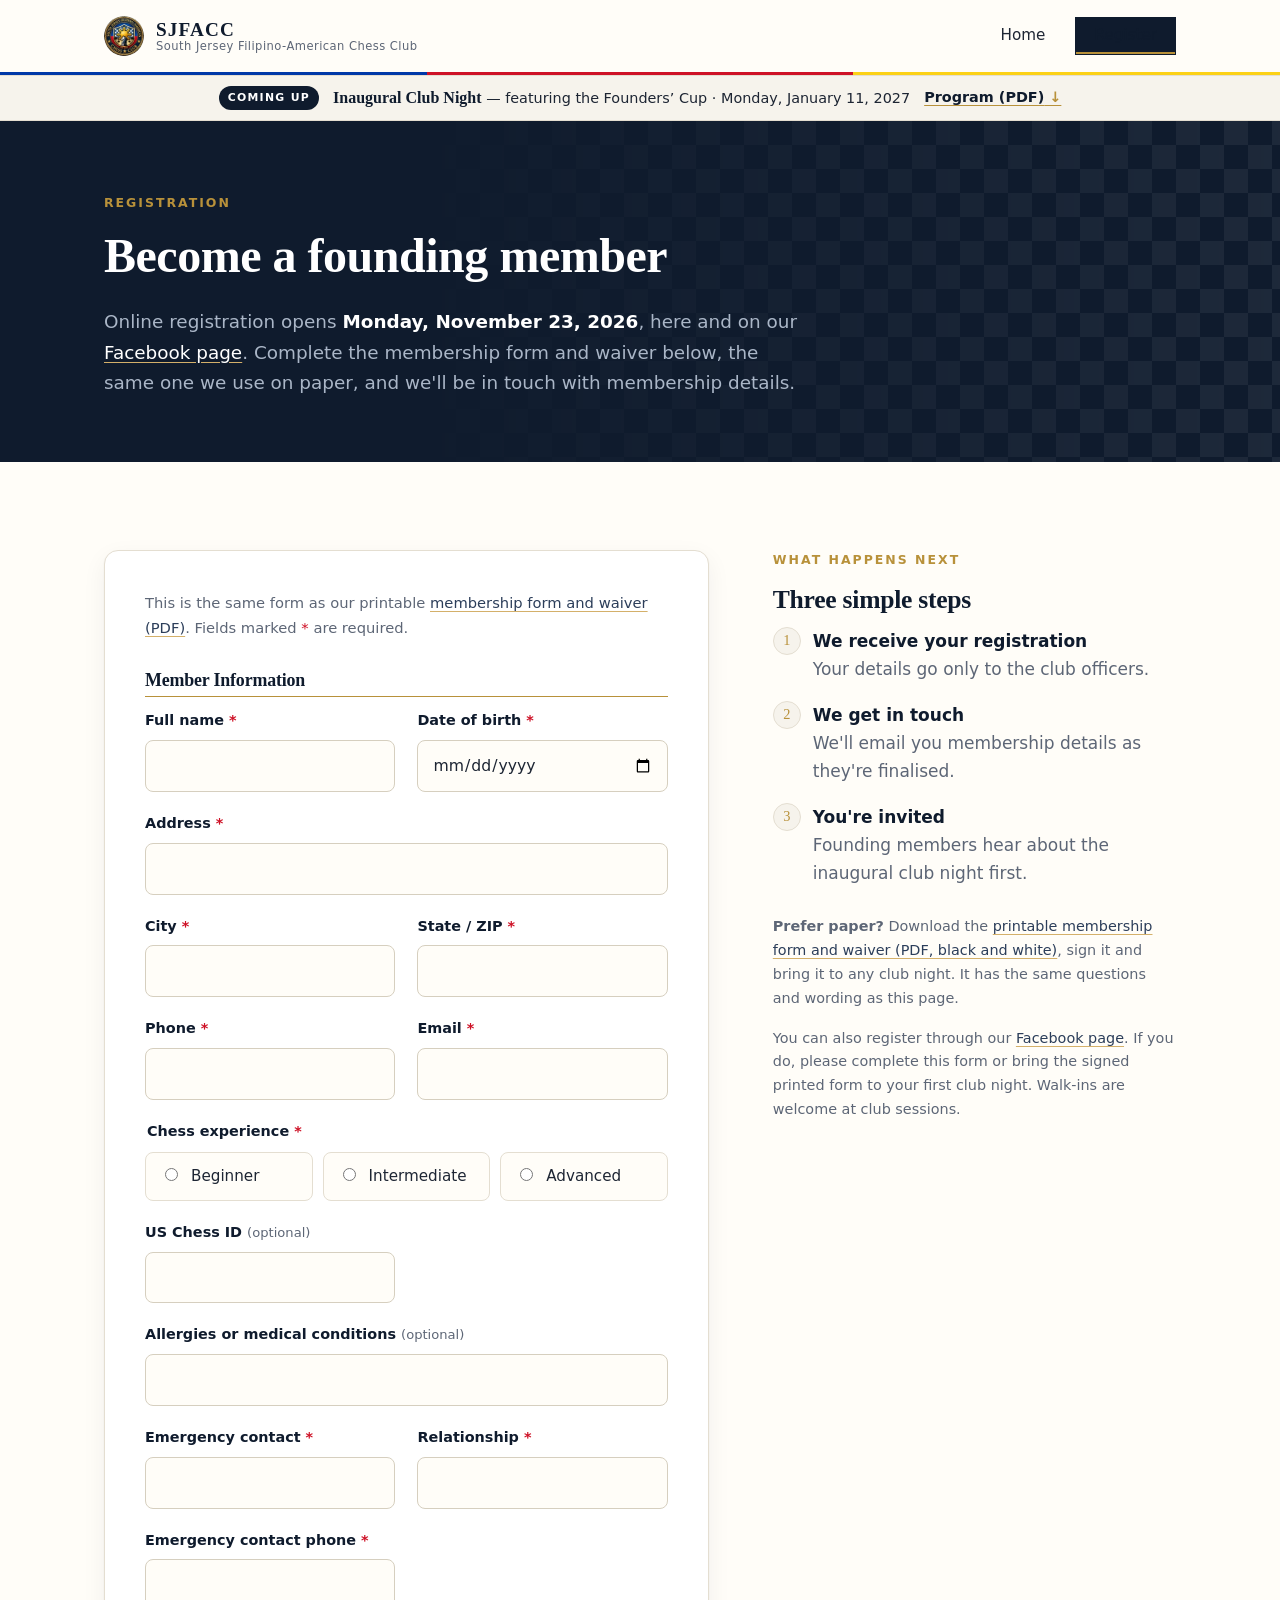
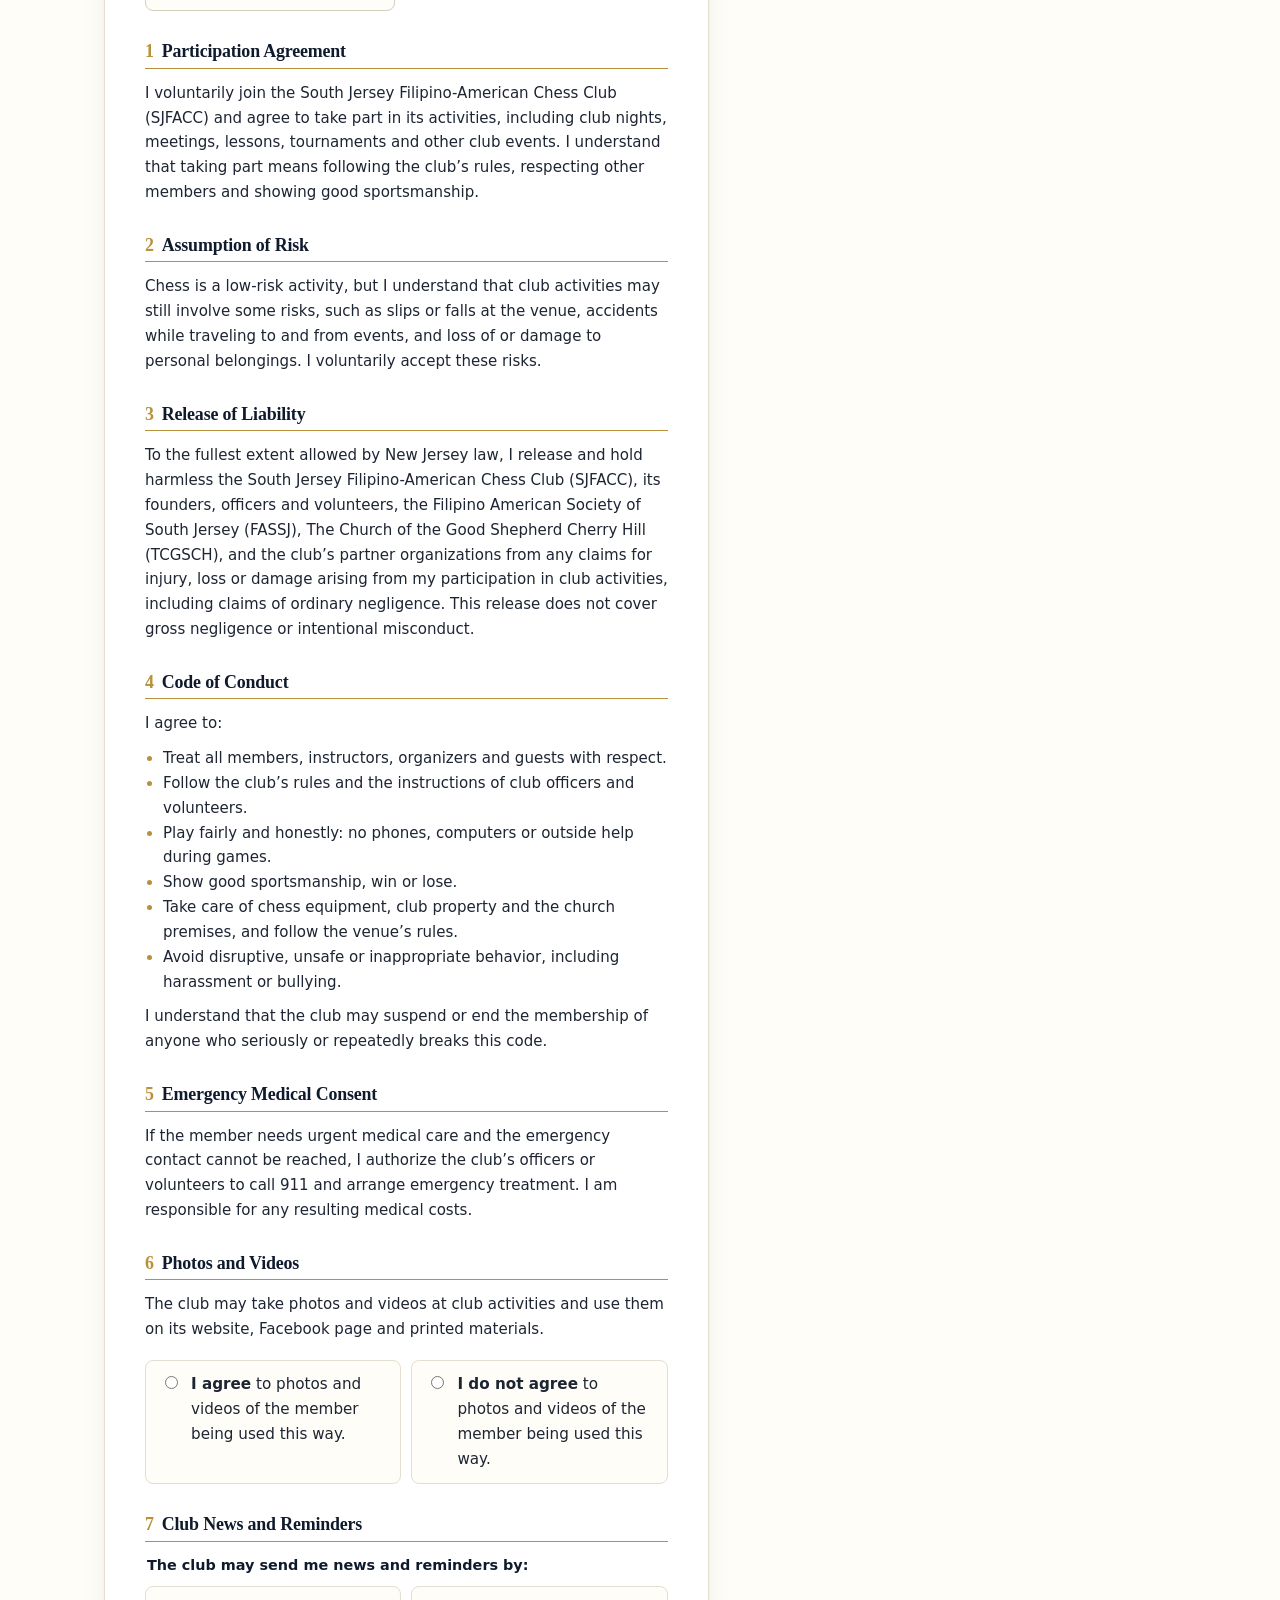
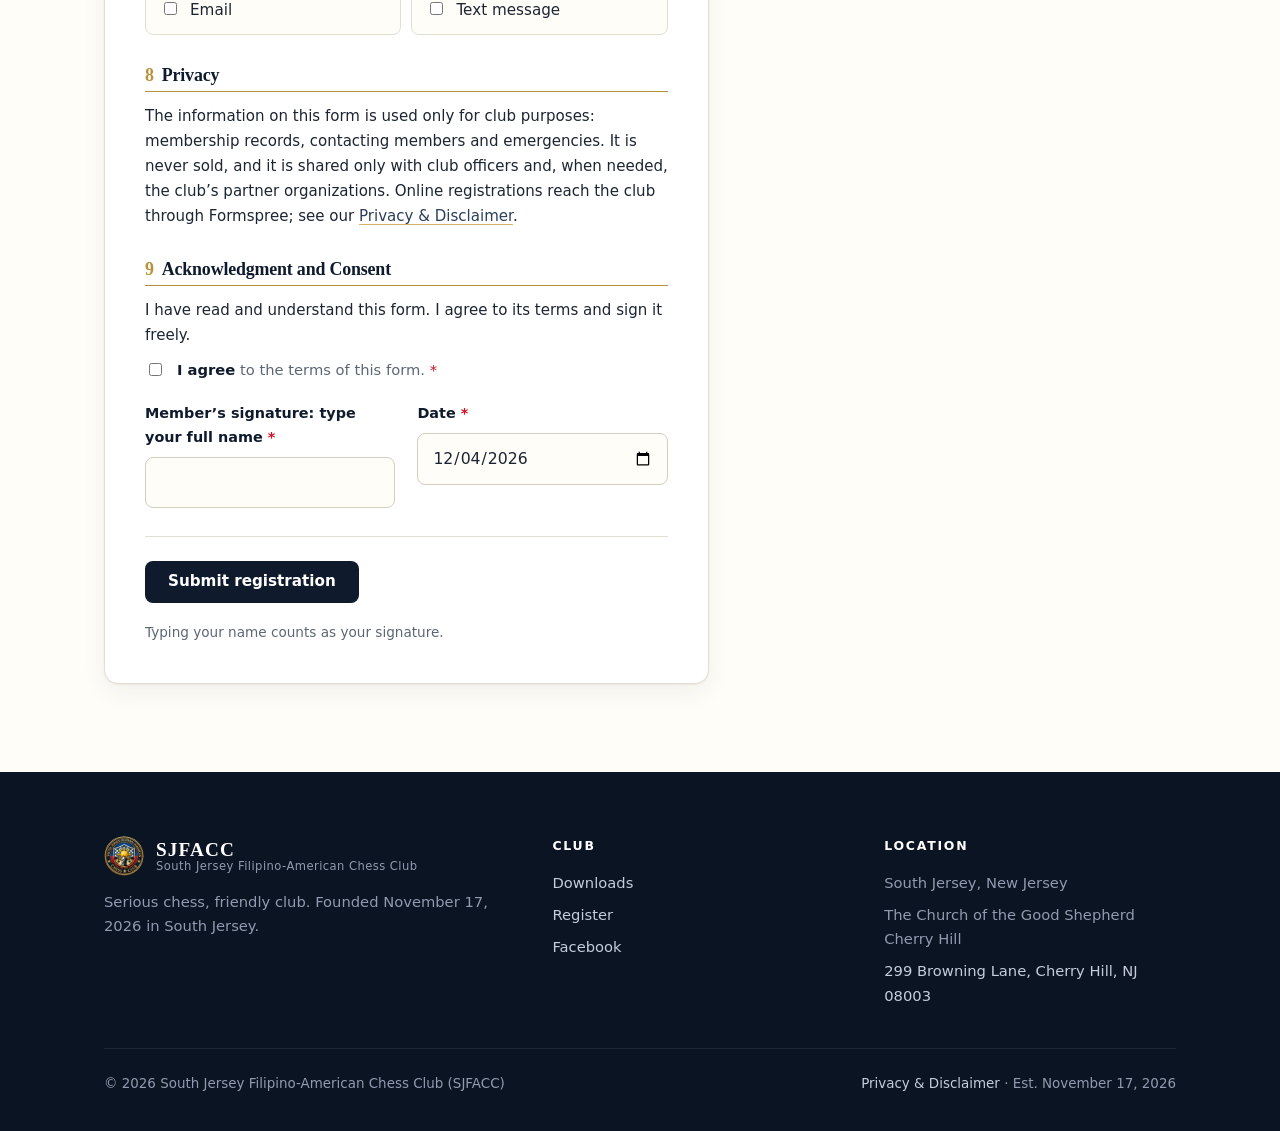
<file: register.html>
<!doctype html>
<html lang="en">
<head>
  <meta charset="utf-8">
  <meta name="viewport" content="width=device-width, initial-scale=1">
  <title>Register | South Jersey Filipino-American Chess Club (SJFACC)</title>
  <meta name="description" content="Register your interest and become a founding member of the South Jersey Filipino-American Chess Club (SJFACC).">
  <link rel="canonical" href="https://sjfacc.org/register.html">
  <meta property="og:type" content="website">
  <meta property="og:title" content="Register | South Jersey Filipino-American Chess Club (SJFACC)">
  <meta property="og:description" content="Register your interest and become a founding member of the South Jersey Filipino-American Chess Club (SJFACC).">
  <meta property="og:url" content="https://sjfacc.org/register.html">
  <meta name="theme-color" content="#0f1b2d">
  <link rel="icon" type="image/png" sizes="32x32" href="/assets/favicon-32.png">
  <link rel="apple-touch-icon" href="/assets/apple-touch-icon.png">
  <meta property="og:image" content="https://sjfacc.org/assets/og-image.jpg">
  <meta property="og:image:width" content="1200">
  <meta property="og:image:height" content="630">
  <meta name="twitter:card" content="summary_large_image">
  <link rel="stylesheet" href="/styles.css">
</head>
<body>
  <a class="skip" href="#main">Skip to content</a>

  <header class="site-header">
    <div class="container nav">
      <a class="brand" href="/" aria-label="SJFACC home">
        <img class="brand-mark" src="/assets/logo-96.webp" width="40" height="40" alt="">
        <span class="brand-text"><span class="brand-name">SJFACC</span><span class="brand-sub">South Jersey Filipino-American Chess Club</span></span>
      </a>
      <button class="menu-toggle" aria-expanded="false" aria-controls="nav-links" aria-label="Open menu"><svg width="20" height="20" viewBox="0 0 20 20" aria-hidden="true"><path d="M3 6h14M3 10h14M3 14h14" stroke="currentColor" stroke-width="1.8" stroke-linecap="round"/></svg></button>
      <ul class="nav-links" id="nav-links">
        <li><a href="/">Home</a></li>
        <li><a class="btn btn-primary" href="/register.html" aria-current="page">Register</a></li>
      </ul>
    </div>
    <div class="tricolor" aria-hidden="true"></div>
  </header>
  <div class="announce">
    <div class="container announce-inner">
      <span class="announce-tag">Coming up</span>
      <span class="announce-text"><a href="/"><b>Inaugural Club Night</b></a> <span class="announce-extra">&mdash; featuring the Founders&rsquo; Cup</span> &middot; Monday, January 11, 2027</span>
      <a class="announce-link" href="/downloads/sjfacc-inaugural-club-night-program.pdf" download>Program (PDF)</a>
    </div>
  </div>

  <main id="main">
    <section class="page-hero">
      <div class="container">
        <p class="eyebrow">Registration</p>
        <h1>Become a founding member</h1>
        <p class="lead">Online registration opens <b style="color:#fff">Monday, November 23, 2026</b>, here and on our <a href="https://www.facebook.com/profile.php?id=61596920540950" rel="noopener" style="color:#fff">Facebook page</a>. Complete the membership form and waiver below, the same one we use on paper, and we'll be in touch with membership details.</p>
      </div>
    </section>

    <section class="section">
      <div class="container split split--form">
        <!-- MEMBERSHIP_FORM_START (generated by scripts/make-membership-form.py from the same text as the printed form; do not edit by hand) -->
        <form class="form-card" id="register-form" action="https://formspree.io/f/FORM_ID_PENDING" method="POST">
          <input type="hidden" name="_subject" value="New SJFACC membership registration">
          <div class="hp" aria-hidden="true"><label for="gotcha">Leave this empty</label><input type="text" id="gotcha" name="_gotcha" tabindex="-1" autocomplete="off"></div>
          <p class="form-intro">This is the same form as our printable <a href="/downloads/sjfacc-membership-form-and-waiver-black-and-white.pdf" download>membership form and waiver (PDF)</a>. Fields marked <span class="req">*</span> are required.</p>

          <h3 class="form-sec">Member Information</h3>
          <div class="form-grid">
            <div class="field"><label for="f-name">Full name <span class="req">*</span></label><input type="text" id="f-name" name="name" autocomplete="name" required></div>
            <div class="field"><label for="f-date_of_birth">Date of birth <span class="req">*</span></label><input type="date" id="f-date_of_birth" name="date_of_birth" autocomplete="bday" required></div>
            <div class="field field--full"><label for="f-address">Address <span class="req">*</span></label><input type="text" id="f-address" name="address" autocomplete="street-address" required></div>
            <div class="field"><label for="f-city">City <span class="req">*</span></label><input type="text" id="f-city" name="city" autocomplete="address-level2" required></div>
            <div class="field"><label for="f-state_zip">State / ZIP <span class="req">*</span></label><input type="text" id="f-state_zip" name="state_zip" autocomplete="postal-code" required></div>
            <div class="field"><label for="f-phone">Phone <span class="req">*</span></label><input type="tel" id="f-phone" name="phone" autocomplete="tel" required></div>
            <div class="field"><label for="f-email">Email <span class="req">*</span></label><input type="email" id="f-email" name="email" autocomplete="email" required></div>
            <fieldset class="field field--full"><legend>Chess experience <span class="req">*</span></legend><div class="checks checks--3"><label class="check"><input type="radio" name="experience" value="Beginner" required> Beginner</label><label class="check"><input type="radio" name="experience" value="Intermediate"> Intermediate</label><label class="check"><input type="radio" name="experience" value="Advanced"> Advanced</label></div></fieldset>
            <div class="field"><label for="f-us_chess_id">US Chess ID <span class="hint">(optional)</span></label><input type="text" id="f-us_chess_id" name="us_chess_id"></div>
            <div class="field field--full"><label for="f-allergies_medical">Allergies or medical conditions <span class="hint">(optional)</span></label><input type="text" id="f-allergies_medical" name="allergies_medical"></div>
            <div class="field"><label for="f-emergency_contact_name">Emergency contact <span class="req">*</span></label><input type="text" id="f-emergency_contact_name" name="emergency_contact_name" required></div>
            <div class="field"><label for="f-emergency_contact_relationship">Relationship <span class="req">*</span></label><input type="text" id="f-emergency_contact_relationship" name="emergency_contact_relationship" required></div>
            <div class="field"><label for="f-emergency_contact_phone">Emergency contact phone <span class="req">*</span></label><input type="tel" id="f-emergency_contact_phone" name="emergency_contact_phone" required></div>
          </div>

          <h3 class="form-sec"><span>1</span>Participation Agreement</h3>
          <div class="waiver"><p>I voluntarily join the South Jersey Filipino-American Chess Club (SJFACC) and agree to take part in its activities, including club nights, meetings, lessons, tournaments and other club events. I understand that taking part means following the club&rsquo;s rules, respecting other members and showing good sportsmanship.</p></div>
          <h3 class="form-sec"><span>2</span>Assumption of Risk</h3>
          <div class="waiver"><p>Chess is a low-risk activity, but I understand that club activities may still involve some risks, such as slips or falls at the venue, accidents while traveling to and from events, and loss of or damage to personal belongings. I voluntarily accept these risks.</p></div>
          <h3 class="form-sec"><span>3</span>Release of Liability</h3>
          <div class="waiver"><p>To the fullest extent allowed by New Jersey law, I release and hold harmless the South Jersey Filipino-American Chess Club (SJFACC), its founders, officers and volunteers, the Filipino American Society of South Jersey (FASSJ), The Church of the Good Shepherd Cherry Hill (TCGSCH), and the club&rsquo;s partner organizations from any claims for injury, loss or damage arising from my participation in club activities, including claims of ordinary negligence. This release does not cover gross negligence or intentional misconduct.</p></div>
          <h3 class="form-sec"><span>4</span>Code of Conduct</h3>
          <div class="waiver"><p>I agree to:</p>
  <ul>
    <li>Treat all members, instructors, organizers and guests with respect.</li>
    <li>Follow the club&rsquo;s rules and the instructions of club officers and volunteers.</li>
    <li>Play fairly and honestly: no phones, computers or outside help during games.</li>
    <li>Show good sportsmanship, win or lose.</li>
    <li>Take care of chess equipment, club property and the church premises, and follow the venue&rsquo;s rules.</li>
    <li>Avoid disruptive, unsafe or inappropriate behavior, including harassment or bullying.</li>
  </ul>
  <p>I understand that the club may suspend or end the membership of anyone who seriously or repeatedly breaks this code.</p></div>
          <h3 class="form-sec"><span>5</span>Emergency Medical Consent</h3>
          <div class="waiver"><p>If the member needs urgent medical care and the emergency contact cannot be reached, I authorize the club&rsquo;s officers or volunteers to call 911 and arrange emergency treatment. I am responsible for any resulting medical costs.</p></div>

          <h3 class="form-sec"><span>6</span>Photos and Videos</h3>
          <div class="waiver"><p>The club may take photos and videos at club activities and use them on its website, Facebook page and printed materials.</p></div>
          <fieldset class="field"><legend class="sr-only">Photos and Videos</legend><div class="checks">
            <label class="check"><input type="radio" name="photo_consent" value="I agree" required> <span><b>I agree</b> to photos and videos of the member being used this way.</span></label>
            <label class="check"><input type="radio" name="photo_consent" value="I do not agree"> <span><b>I do not agree</b> to photos and videos of the member being used this way.</span></label>
          </div></fieldset>

          <h3 class="form-sec"><span>7</span>Club News and Reminders</h3>
          <fieldset class="field"><legend>The club may send me news and reminders by:</legend><div class="checks"><label class="check"><input type="checkbox" name="club_news" value="Email"> Email</label><label class="check"><input type="checkbox" name="club_news" value="Text message"> Text message</label></div></fieldset>

          <h3 class="form-sec"><span>8</span>Privacy</h3>
          <div class="waiver"><p>The information on this form is used only for club purposes: membership records, contacting members and emergencies. It is never sold, and it is shared only with club officers and, when needed, the club&rsquo;s partner organizations. Online registrations reach the club through Formspree; see our <a href="/privacy.html">Privacy &amp; Disclaimer</a>.</p></div>

          <h3 class="form-sec"><span>9</span>Acknowledgment and Consent</h3>
          <div class="waiver"><p>I have read and understand this form. I agree to its terms and sign it freely.</p></div>
          <div class="form-grid">
            <div class="field field--full"><label class="consent"><input type="checkbox" name="member_agreement" value="yes" required> <span><b>I agree</b> to the terms of this form. <span class="req">*</span></span></label></div>
            <div class="field"><label for="f-member_signature">Member&rsquo;s signature: type your full name <span class="req">*</span></label><input type="text" id="f-member_signature" name="member_signature" required></div>
            <div class="field"><label for="f-member_date">Date <span class="req">*</span></label><input type="date" id="f-member_date" name="member_date" required></div>
          </div>

          <div id="guardian-section">
            <h3 class="form-sec">Parent / Legal Guardian Consent <span class="hint">(members under 18)</span></h3>
            <div class="waiver"><p>I am the parent or legal guardian of the member named above. I give permission for my child to take part in club activities. I have read and understand this form and agree to its terms on my child&rsquo;s behalf, to the extent allowed by law. I am responsible for supervising my child before, during and after club activities.</p></div>
            <div class="form-grid">
              <div class="field field--full"><label class="consent"><input type="checkbox" id="f-guardian_agreement" name="guardian_agreement" value="yes" data-guardian> <span><b>I agree</b> as the member&rsquo;s parent or legal guardian. <span class="req">*</span></span></label></div>
              <div class="field"><label for="f-guardian_signature">Parent/guardian&rsquo;s signature: type your full name <span class="req">*</span></label><input type="text" id="f-guardian_signature" name="guardian_signature" autocomplete="name" data-guardian></div>
              <div class="field"><label for="f-guardian_date">Date <span class="req">*</span></label><input type="date" id="f-guardian_date" name="guardian_date" data-guardian></div>
            </div>
          </div>

          <div class="form-actions">
            <button class="btn btn-primary" type="submit">Submit registration</button>
            <p>Typing your name counts as your signature.</p>
          </div>
          <div class="notice" id="form-notice" tabindex="-1" role="status">Online registration opens Monday, November 23, 2026. Please check back then &mdash; thank you for your interest in SJFACC.</div>
        </form>
        <!-- MEMBERSHIP_FORM_END -->

        <aside>
          <p class="eyebrow">What happens next</p>
          <h2 style="font-size:1.6rem">Three simple steps</h2>
          <ol class="aside-list">
            <li><span class="dot">1</span><div><b>We receive your registration</b>Your details go only to the club officers.</div></li>
            <li><span class="dot">2</span><div><b>We get in touch</b>We'll email you membership details as they're finalised.</div></li>
            <li><span class="dot">3</span><div><b>You're invited</b>Founding members hear about the inaugural club night first.</div></li>
          </ol>
          <p class="note" style="margin-top:28px"><b>Prefer paper?</b> Download the <a href="/downloads/sjfacc-membership-form-and-waiver-black-and-white.pdf" download>printable membership form and waiver (PDF, black and white)</a>, sign it and bring it to any club night. It has the same questions and wording as this page.</p>
          <p class="note">You can also register through our <a href="https://www.facebook.com/profile.php?id=61596920540950" rel="noopener">Facebook page</a>. If you do, please complete this form or bring the signed printed form to your first club night. Walk-ins are welcome at club sessions.</p>
        </aside>
      </div>
    </section>
  </main>

  <footer class="site-footer">
    <div class="container">
      <div class="footer-grid">
        <div>
          <a class="brand" href="/" aria-label="SJFACC home">
            <img class="brand-mark" src="/assets/logo-96.webp" width="40" height="40" alt="">
            <span class="brand-text"><span class="brand-name">SJFACC</span><span class="brand-sub">South Jersey Filipino-American Chess Club</span></span>
          </a>
          <p>Serious chess, friendly club. Founded November 17, 2026 in South Jersey.</p>
        </div>
        <div>
          <h4>Club</h4>
          <ul><li><a href="/downloads.html">Downloads</a></li><li><a href="/register.html">Register</a></li><li><a href="https://www.facebook.com/profile.php?id=61596920540950" rel="noopener">Facebook</a></li></ul>
        </div>
        <div>
          <h4>Location</h4>
          <ul><li>South Jersey, New Jersey</li><li>The Church of the Good Shepherd Cherry Hill</li><li><a href="https://www.google.com/maps/search/?api=1&amp;query=299+Browning+Lane%2C+Cherry+Hill%2C+NJ+08003" rel="noopener">299 Browning Lane, Cherry Hill, NJ 08003</a></li></ul>
        </div>
      </div>
      <div class="footer-bottom">
        <span>&copy; <span data-year>2026</span> South Jersey Filipino-American Chess Club (SJFACC)</span>
        <span><a href="/privacy.html">Privacy &amp; Disclaimer</a> · Est. November 17, 2026</span>
      </div>
    </div>
  </footer>
  <script src="/script.js"></script>
</body>
</html>
</file>
<file: styles.css>
/* South Jersey Filipino-American Chess Club — design system */
:root {
  --ink: #0f1b2d;
  --ink-2: #1a2a42;
  --ink-3: #2c3e5a;
  --ivory: #f6f3ec;
  --paper: #fffdf8;
  --line: #e4ded1;
  --text: #1d2533;
  --muted: #5d6676;
  --gold: #b8913a;
  --gold-2: #d4b06a;
  --ph-blue: #0038a8;
  --ph-red: #ce1126;
  --ph-gold: #fcd116;
  --serif: "Iowan Old Style", "Palatino Linotype", Palatino, Georgia, "Times New Roman", serif;
  --sans: system-ui, -apple-system, "Segoe UI", Roboto, "Helvetica Neue", Arial, sans-serif;
  --radius: 10px;
  --shadow: 0 1px 2px rgba(15, 27, 45, .05), 0 8px 24px rgba(15, 27, 45, .06);
  --max: 1120px;
}

*, *::before, *::after { box-sizing: border-box; }
html { -webkit-text-size-adjust: 100%; scroll-behavior: smooth; }
body {
  margin: 0;
  font-family: var(--sans);
  font-size: 17px;
  line-height: 1.65;
  color: var(--text);
  background: var(--paper);
}
img, svg { display: block; max-width: 100%; }
a { color: var(--ink-3); text-decoration-color: var(--gold-2); text-underline-offset: 3px; }
a:hover { color: var(--ink); }
:focus-visible { outline: 2px solid var(--gold); outline-offset: 3px; border-radius: 4px; }
h1, h2, h3 { font-family: var(--serif); color: var(--ink); line-height: 1.15; font-weight: 600; letter-spacing: -.01em; margin: 0 0 .5em; }
h1 { font-size: clamp(2.2rem, 5vw, 3.6rem); }
h2 { font-size: clamp(1.7rem, 3.2vw, 2.4rem); }
h3 { font-size: 1.25rem; }
p { margin: 0 0 1em; }
.skip { position: absolute; left: -999px; top: 0; background: var(--ink); color: #fff; padding: 8px 14px; z-index: 100; }
.skip:focus { left: 16px; top: 12px; }

.container { width: 100%; max-width: var(--max); margin: 0 auto; padding: 0 24px; }
.eyebrow { font-size: .78rem; font-weight: 600; letter-spacing: .16em; text-transform: uppercase; color: var(--gold); margin: 0 0 14px; }
.lead { font-size: 1.15rem; color: var(--muted); max-width: 60ch; }
.section { padding: 88px 0; }
.section--ivory { background: var(--ivory); border-top: 1px solid var(--line); border-bottom: 1px solid var(--line); }
.section-head { max-width: 680px; margin-bottom: 44px; }
.section-head p { color: var(--muted); }

/* Philippine-flag tri-colour rule (used once, under the header) */
.tricolor { height: 3px; background: linear-gradient(90deg, var(--ph-blue) 0 33.33%, var(--ph-red) 33.33% 66.66%, var(--ph-gold) 66.66% 100%); }

/* Header */
.site-header { position: sticky; top: 0; z-index: 50; background: rgba(255, 253, 248, .94); backdrop-filter: saturate(140%) blur(8px); border-bottom: 1px solid var(--line); }
.nav { display: flex; align-items: center; justify-content: space-between; height: 72px; }
.brand { display: flex; align-items: center; gap: 12px; text-decoration: none; color: var(--ink); }
.brand-mark { width: 40px; height: 40px; flex: none; border-radius: 50%; }
.brand-text { display: flex; flex-direction: column; line-height: 1.1; }
.brand-name { font-family: var(--serif); font-weight: 700; font-size: 1.2rem; letter-spacing: .06em; }
.brand-sub { font-size: .72rem; color: var(--muted); letter-spacing: .04em; }
.nav-links { display: flex; align-items: center; gap: 6px; list-style: none; margin: 0; padding: 0; }
.nav-links a { display: block; padding: 8px 14px; font-size: .95rem; font-weight: 500; color: var(--text); text-decoration: none; border-radius: 6px; }
.nav-links a:hover { background: var(--ivory); }
.nav-links a[aria-current="page"] { color: var(--ink); box-shadow: inset 0 -2px 0 var(--gold); border-radius: 0; }
.nav-links .btn { margin-left: 10px; }
.menu-toggle { display: none; background: none; border: 1px solid var(--line); border-radius: 8px; width: 44px; height: 44px; cursor: pointer; color: var(--ink); }
.menu-toggle svg { margin: auto; }

/* Buttons */
.btn { display: inline-flex; align-items: center; justify-content: center; gap: 8px; padding: 12px 22px; border-radius: 8px; font: 600 .95rem/1 var(--sans); text-decoration: none; border: 1px solid transparent; cursor: pointer; transition: background-color .15s, color .15s, border-color .15s; }
.btn-primary { background: var(--ink); color: #fff; }
.btn-primary:hover { background: var(--ink-3); color: #fff; }
.btn-gold { background: var(--gold); color: var(--ink); }
.btn-gold:hover { background: var(--gold-2); color: var(--ink); }
.btn-ghost { border-color: rgba(255, 255, 255, .35); color: #fff; }
.btn-ghost:hover { border-color: #fff; color: #fff; background: rgba(255, 255, 255, .06); }
.nav-links .btn-primary { padding: 10px 18px; color: #fff; }
.nav-links .btn-primary:hover { background: var(--ink-3); }

/* Hero */
.hero { position: relative; overflow: hidden; background: var(--ink); color: #dfe5ee; }
.hero::before { content: ""; position: absolute; inset: 0; opacity: .07; background: repeating-conic-gradient(#fff 0 25%, transparent 0 50%) 0 0 / 56px 56px; mask-image: linear-gradient(90deg, transparent 0%, #000 55%); -webkit-mask-image: linear-gradient(90deg, transparent 0%, #000 55%); }
.hero-inner { position: relative; display: grid; grid-template-columns: 1.15fr .85fr; gap: 56px; align-items: center; padding: 104px 0 112px; }
.hero h1 { color: #fff; }
.hero h1 em { font-style: normal; color: var(--gold-2); }
.hero .lead { color: #b9c3d2; }
.hero-actions { display: flex; flex-wrap: wrap; gap: 12px; margin-top: 30px; }
.hero-meta { display: flex; flex-wrap: wrap; gap: 28px; margin-top: 44px; padding-top: 26px; border-top: 1px solid rgba(255, 255, 255, .12); font-size: .9rem; }
.hero-meta strong { display: block; font-family: var(--serif); font-size: 1.15rem; color: #fff; font-weight: 600; }
.hero-meta span { color: #93a0b4; }

/* Hero crest */
.hero-crest { display: flex; justify-content: flex-end; }
.hero-crest img { width: 100%; max-width: 420px; height: auto; filter: drop-shadow(0 24px 48px rgba(0, 0, 0, .45)); }

/* Page header (inner pages) */
.page-hero { background: var(--ink); color: #c9d2df; padding: 72px 0 64px; position: relative; overflow: hidden; }
.page-hero::before { content: ""; position: absolute; inset: 0; opacity: .06; background: repeating-conic-gradient(#fff 0 25%, transparent 0 50%) 0 0 / 48px 48px; mask-image: linear-gradient(90deg, transparent 30%, #000 100%); -webkit-mask-image: linear-gradient(90deg, transparent 30%, #000 100%); }
.page-hero .container { position: relative; }
.page-hero h1 { color: #fff; font-size: clamp(2rem, 4.2vw, 3rem); }
.page-hero .lead { color: #aab6c7; margin: 0; }

/* Cards / pillars */
.grid-3 { display: grid; grid-template-columns: repeat(3, 1fr); gap: 24px; }
.grid-2 { display: grid; grid-template-columns: repeat(2, 1fr); gap: 24px; }
.card { background: #fff; border: 1px solid var(--line); border-radius: var(--radius); padding: 30px; box-shadow: var(--shadow); }
.card p { color: var(--muted); margin: 0; }
.card-icon { width: 44px; height: 44px; border-radius: 10px; display: grid; place-items: center; background: var(--ivory); color: var(--ink); font-size: 1.5rem; margin-bottom: 18px; font-family: var(--serif); }
.card .tag { display: inline-block; font-size: .72rem; font-weight: 600; letter-spacing: .1em; text-transform: uppercase; color: var(--gold); margin-bottom: 10px; }

/* Event list */
.events { display: grid; gap: 14px; }
.event { display: grid; grid-template-columns: 120px 1fr auto; gap: 24px; align-items: center; background: #fff; border: 1px solid var(--line); border-radius: var(--radius); padding: 22px 26px; }
.event-date { font-family: var(--serif); color: var(--ink); line-height: 1.2; }
.event-date b { display: block; font-size: 1.05rem; }
.event-date small { color: var(--muted); font-family: var(--sans); font-size: .78rem; letter-spacing: .06em; text-transform: uppercase; }
.event h3 { margin: 0 0 2px; font-size: 1.15rem; }
.event p { margin: 0; color: var(--muted); font-size: .95rem; }
.badge { font-size: .74rem; font-weight: 600; letter-spacing: .06em; text-transform: uppercase; padding: 6px 10px; border-radius: 999px; background: var(--ivory); color: var(--ink-3); border: 1px solid var(--line); white-space: nowrap; }

/* Split / feature */
.split { display: grid; grid-template-columns: 1fr 1fr; gap: 64px; align-items: start; }
.split--form { grid-template-columns: 1.5fr 1fr; }
.values { list-style: none; margin: 0; padding: 0; display: grid; gap: 22px; }
.values li { display: grid; grid-template-columns: 34px 1fr; gap: 14px; }
.values .num { font-family: var(--serif); color: var(--gold); font-size: 1.1rem; padding-top: 2px; }
.values h3 { margin: 0 0 4px; font-size: 1.1rem; }
.values p { margin: 0; color: var(--muted); }
.quote { font-family: var(--serif); font-size: clamp(1.35rem, 2.4vw, 1.75rem); line-height: 1.4; color: var(--ink); margin: 0; padding-left: 24px; border-left: 3px solid var(--gold); }

/* Table */
.table-wrap { overflow-x: auto; border: 1px solid var(--line); border-radius: var(--radius); background: #fff; box-shadow: var(--shadow); }
table { width: 100%; border-collapse: collapse; font-size: .97rem; min-width: 640px; }
th, td { text-align: left; padding: 16px 22px; border-bottom: 1px solid var(--line); vertical-align: top; }
th { font-size: .74rem; letter-spacing: .12em; text-transform: uppercase; color: var(--muted); font-weight: 600; background: var(--ivory); }
tbody tr:last-child td { border-bottom: 0; }
td strong { font-family: var(--serif); color: var(--ink); font-size: 1.05rem; font-weight: 600; }
.tba { color: var(--muted); font-style: italic; }
.note { font-size: .9rem; color: var(--muted); margin-top: 16px; }

/* CTA band */
.cta { background: var(--ink); color: #c9d2df; border-radius: 14px; padding: 56px; display: grid; grid-template-columns: 1fr auto; gap: 32px; align-items: center; position: relative; overflow: hidden; }
.cta::after { content: ""; position: absolute; right: -60px; top: -60px; width: 260px; height: 260px; opacity: .07; background: repeating-conic-gradient(#fff 0 25%, transparent 0 50%) 0 0 / 52px 52px; border-radius: 50%; }
.cta h2 { color: #fff; margin-bottom: 8px; }
.cta p { margin: 0; color: #aab6c7; max-width: 52ch; }

/* Form */
.form-card { background: #fff; border: 1px solid var(--line); border-radius: 14px; padding: 40px; box-shadow: var(--shadow); }
.form-grid { display: grid; grid-template-columns: 1fr 1fr; gap: 20px 22px; }
.field { display: flex; flex-direction: column; gap: 7px; }
.field--full { grid-column: 1 / -1; }
label, legend { font-size: .9rem; font-weight: 600; color: var(--ink); }
.req { color: var(--ph-red); }
.hint { font-size: .82rem; color: var(--muted); font-weight: 400; }
input[type=text], input[type=email], input[type=tel], select, textarea {
  font: inherit; font-size: .98rem; color: var(--text); background: var(--paper);
  border: 1px solid #d6cfbf; border-radius: 8px; padding: 12px 14px; width: 100%;
  transition: border-color .15s, box-shadow .15s;
}
textarea { min-height: 120px; resize: vertical; }
input:focus, select:focus, textarea:focus { outline: none; border-color: var(--gold); box-shadow: 0 0 0 3px rgba(184, 145, 58, .18); }
fieldset { border: 0; padding: 0; margin: 0; }
.checks { display: grid; grid-template-columns: repeat(auto-fit, minmax(190px, 1fr)); gap: 10px; margin-top: 8px; }
.check { display: flex; align-items: flex-start; gap: 10px; font-weight: 500; font-size: .95rem; color: var(--text); background: var(--paper); border: 1px solid var(--line); border-radius: 8px; padding: 11px 14px; cursor: pointer; }
.check input { margin-top: 4px; accent-color: var(--ink); }
.consent { display: flex; gap: 12px; align-items: flex-start; font-weight: 400; font-size: .92rem; color: var(--muted); }
.consent input { margin-top: 5px; accent-color: var(--ink); }
.consent b { font-weight: 600; color: var(--ink); }
.form-actions { display: flex; flex-wrap: wrap; align-items: center; gap: 18px; margin-top: 28px; padding-top: 24px; border-top: 1px solid var(--line); }
.form-actions p { margin: 0; font-size: .85rem; color: var(--muted); }
.notice { display: none; margin-top: 20px; padding: 16px 18px; border-radius: 8px; background: var(--ivory); border: 1px solid var(--line); border-left: 3px solid var(--gold); font-size: .95rem; }
.notice.is-visible { display: block; }
.hidden { display: none !important; }
.hp { position: absolute; left: -5000px; }
.aside-list { list-style: none; padding: 0; margin: 0; display: grid; gap: 18px; }
.aside-list li { display: grid; grid-template-columns: 28px 1fr; gap: 12px; color: var(--muted); }
.aside-list b { color: var(--ink); display: block; }
.aside-list .dot { width: 28px; height: 28px; border-radius: 50%; background: var(--ivory); border: 1px solid var(--line); display: grid; place-items: center; font-family: var(--serif); font-size: .9rem; color: var(--gold); }

/* Footer */
.site-footer { background: #0b1422; color: #8f9bb0; padding: 64px 0 36px; font-size: .92rem; }
.footer-grid { display: grid; grid-template-columns: 1.4fr 1fr 1fr; gap: 40px; padding-bottom: 40px; border-bottom: 1px solid rgba(255, 255, 255, .08); }
.site-footer .brand { color: #fff; margin-bottom: 14px; }
.site-footer .brand-sub { color: #8f9bb0; }
.site-footer h4 { color: #fff; font-size: .78rem; letter-spacing: .14em; text-transform: uppercase; margin: 0 0 14px; font-weight: 600; }
.site-footer ul { list-style: none; padding: 0; margin: 0; display: grid; gap: 8px; }
.site-footer a { color: #c4cddb; text-decoration: none; }
.site-footer a:hover { color: #fff; }
.footer-bottom { display: flex; justify-content: space-between; flex-wrap: wrap; gap: 12px; padding-top: 24px; font-size: .84rem; }

/* Announcement bar (Inaugural Club Night) */
.announce { background: var(--ivory); border-bottom: 1px solid var(--line); font-size: .9rem; }
.announce-inner { display: flex; align-items: center; justify-content: center; gap: 8px 14px; flex-wrap: wrap; padding-top: 9px; padding-bottom: 9px; text-align: center; }
.announce-tag { font-size: .68rem; font-weight: 700; letter-spacing: .12em; text-transform: uppercase; color: #fff; background: var(--ink); padding: 3px 9px; border-radius: 999px; }
.announce-text { color: var(--text); }
.announce-text a { color: var(--ink); text-decoration: none; }
.announce-text a:hover { text-decoration: underline; }
.announce-text b { font-family: var(--serif); font-size: 1rem; }
.announce-link { font-weight: 600; color: var(--ink); text-decoration-color: var(--gold); white-space: nowrap; }
.announce-link::after { content: " \2193"; color: var(--gold); }
.event-link { display: inline-block; margin-top: 8px; font-size: .9rem; font-weight: 600; color: var(--ink); text-decoration-color: var(--gold); }
.event-link::before { content: "\2193  "; color: var(--gold); }
.event { scroll-margin-top: 96px; }

/* Downloads */
.docs { display: grid; grid-template-columns: repeat(3, 1fr); gap: 24px; }
.doc-card { display: flex; flex-direction: column; }
.doc-card h3 { margin: 4px 0 6px; }
.doc-card p { flex: 1; }
.doc-icon { width: 46px; height: 56px; border-radius: 6px; background: var(--ivory); border: 1px solid var(--line); color: var(--ph-red); font: 700 .72rem/56px var(--sans); text-align: center; letter-spacing: .06em; margin-bottom: 14px; }
.doc-meta { font-size: .82rem; color: var(--muted); margin-top: 12px !important; flex: 0 !important; }
.doc-card .btn { margin-top: 16px; align-self: flex-start; }
@media (max-width: 960px) { .docs { grid-template-columns: 1fr; } }

/* Officers (About Us) */
.officers { display: grid; grid-template-columns: repeat(4, 1fr); gap: 18px; }
.officer { padding: 24px; text-align: center; }
.officer-photo { width: 96px; height: 96px; margin: 0 auto 14px; border-radius: 50%; background: var(--ivory); border: 1px solid var(--line); color: #c9c2b2; display: grid; place-items: center; overflow: hidden; }
.officer-photo svg { width: 64px; height: 64px; margin-top: 10px; }
.officer h3 { font-size: 1.1rem; margin: 0 0 4px; }
.officer-status { font-size: .74rem !important; font-weight: 600; letter-spacing: .12em; text-transform: uppercase; color: var(--gold) !important; }
.officers-sub { margin: 36px 0 16px; font-size: 1.15rem; }
@media (max-width: 960px) { .officers { grid-template-columns: repeat(2, 1fr); } }

/* Privacy & Disclaimer page */
.draft-banner { max-width: 760px; margin: 0 0 40px; padding: 18px 22px; border-radius: var(--radius); background: #fff8e6; border: 1px solid #ecd9a6; border-left: 4px solid var(--gold); }
.draft-banner strong { display: block; font-family: var(--serif); color: var(--ink); font-size: 1.1rem; margin-bottom: 4px; }
.draft-banner p { margin: 0; color: var(--muted); font-size: .95rem; }
.prose { max-width: 760px; }
.prose h2 { font-size: 1.45rem; margin: 44px 0 12px; scroll-margin-top: 96px; }
.prose h2 span { color: var(--gold); margin-right: 6px; }
.prose ul { margin: 0 0 1em; padding-left: 1.2em; }
.prose li { margin-bottom: 6px; }
.prose li::marker { color: var(--gold); }
.updated { font-size: .88rem; color: var(--muted); padding-bottom: 18px; border-bottom: 1px solid var(--line); }
.board { display: inline-block; font-size: .7rem; font-weight: 600; letter-spacing: .06em; text-transform: uppercase; padding: 2px 8px; border-radius: 999px; background: #fff8e6; color: #8a6a1f; border: 1px solid #ecd9a6; vertical-align: 2px; white-space: nowrap; }
.footer-bottom a { color: #c4cddb; }
@media print { .site-header, .site-footer, .announce, .skip, .page-hero::before { display: none; } .page-hero { background: none; color: #000; padding: 0; } .page-hero h1 { color: #000; } .section { padding: 16px 0; } .board { border: 1px solid #000; } }

/* 404 */
.notfound { min-height: 60vh; display: grid; place-items: center; text-align: center; padding: 80px 0; }
.notfound .code { font-family: var(--serif); font-size: 5rem; color: var(--gold); line-height: 1; margin-bottom: 12px; }

/* Responsive */
@media (max-width: 960px) {
  .hero-inner { grid-template-columns: 1fr; padding: 72px 0 80px; gap: 48px; }
  .hero-crest { justify-content: center; }
  .hero-crest img { max-width: 280px; }
  .split { grid-template-columns: 1fr; gap: 40px; }
  .grid-3 { grid-template-columns: 1fr; }
  .footer-grid { grid-template-columns: 1fr 1fr; }
  .footer-grid > :first-child { grid-column: 1 / -1; }
}
@media (max-width: 780px) {
  body { font-size: 16px; }
  .container { padding: 0 16px; }
  .section { padding: 64px 0; }
  .menu-toggle { display: grid; }
  .nav-links { position: absolute; top: 72px; left: 0; right: 0; flex-direction: column; align-items: stretch; gap: 0; padding: 8px 16px 18px; background: var(--paper); border-bottom: 1px solid var(--line); box-shadow: 0 12px 24px rgba(15, 27, 45, .08); display: none; }
  .nav-links.is-open { display: flex; }
  .nav-links a { padding: 13px 4px; border-bottom: 1px solid var(--line); border-radius: 0; }
  .nav-links a[aria-current="page"] { box-shadow: inset 3px 0 0 var(--gold); padding-left: 12px; }
  .nav-links .btn, .nav-links .btn-primary { margin: 14px 0 0; padding: 14px 18px; border-bottom: 0; border-radius: 8px; justify-content: center; text-align: center; }
  .grid-2, .form-grid { grid-template-columns: 1fr; }
  .event { grid-template-columns: 1fr; gap: 10px; padding: 20px; }
  .event .badge { justify-self: start; }
  .cta { grid-template-columns: 1fr; padding: 36px 26px; }
  .form-card { padding: 26px 20px; }
  .hero-meta { gap: 20px; }
  .footer-grid { grid-template-columns: 1fr; }
  .announce { font-size: .84rem; }
  .announce-inner { gap: 4px 10px; padding-top: 8px; padding-bottom: 8px; }
  .announce-tag, .announce-extra { display: none; }
}
@media (max-width: 420px) {
  .brand { gap: 10px; }
  .brand-mark { width: 36px; height: 36px; }
  .brand-sub { font-size: .62rem; letter-spacing: 0; white-space: nowrap; }
}
@media (prefers-reduced-motion: reduce) { html { scroll-behavior: auto; } * { transition: none !important; } }

/* Membership form and waiver (generated by scripts/make-membership-form.py) */
input[type=date] { font: inherit; font-size: .98rem; color: var(--text); background: var(--paper); border: 1px solid #d6cfbf; border-radius: 8px; padding: 11px 14px; width: 100%; }
.form-intro { margin: 0 0 8px; font-size: .92rem; color: var(--muted); }
.form-sec { font-size: 1.12rem; margin: 30px 0 12px; padding-bottom: 6px; border-bottom: 1.5px solid var(--gold); }
.form-sec span:not(.hint) { color: var(--gold); margin-right: 8px; }
.form-sec .hint { font-family: var(--sans); font-size: .85rem; }
.waiver { font-size: .94rem; color: var(--text); }
.waiver p { margin: 0 0 10px; }
.waiver ul { margin: 0 0 10px; padding-left: 1.2em; }
.waiver li::marker { color: var(--gold); }
.checks--3 { grid-template-columns: repeat(3, 1fr); }
.sr-only { position: absolute; width: 1px; height: 1px; overflow: hidden; clip: rect(0 0 0 0); white-space: nowrap; }
@media (max-width: 560px) { .checks--3 { grid-template-columns: 1fr; } }

/* Downloads: recommended (black-and-white) card */
.btn-outline { border-color: var(--ink); color: var(--ink); background: #fff; }
.btn-outline:hover { background: var(--ivory); color: var(--ink); }
.doc-card--rec { border: 2px solid var(--gold); }
.badge--rec { align-self: flex-start; margin-bottom: 12px; background: var(--gold); color: var(--ink); border-color: var(--gold); }
</file>
